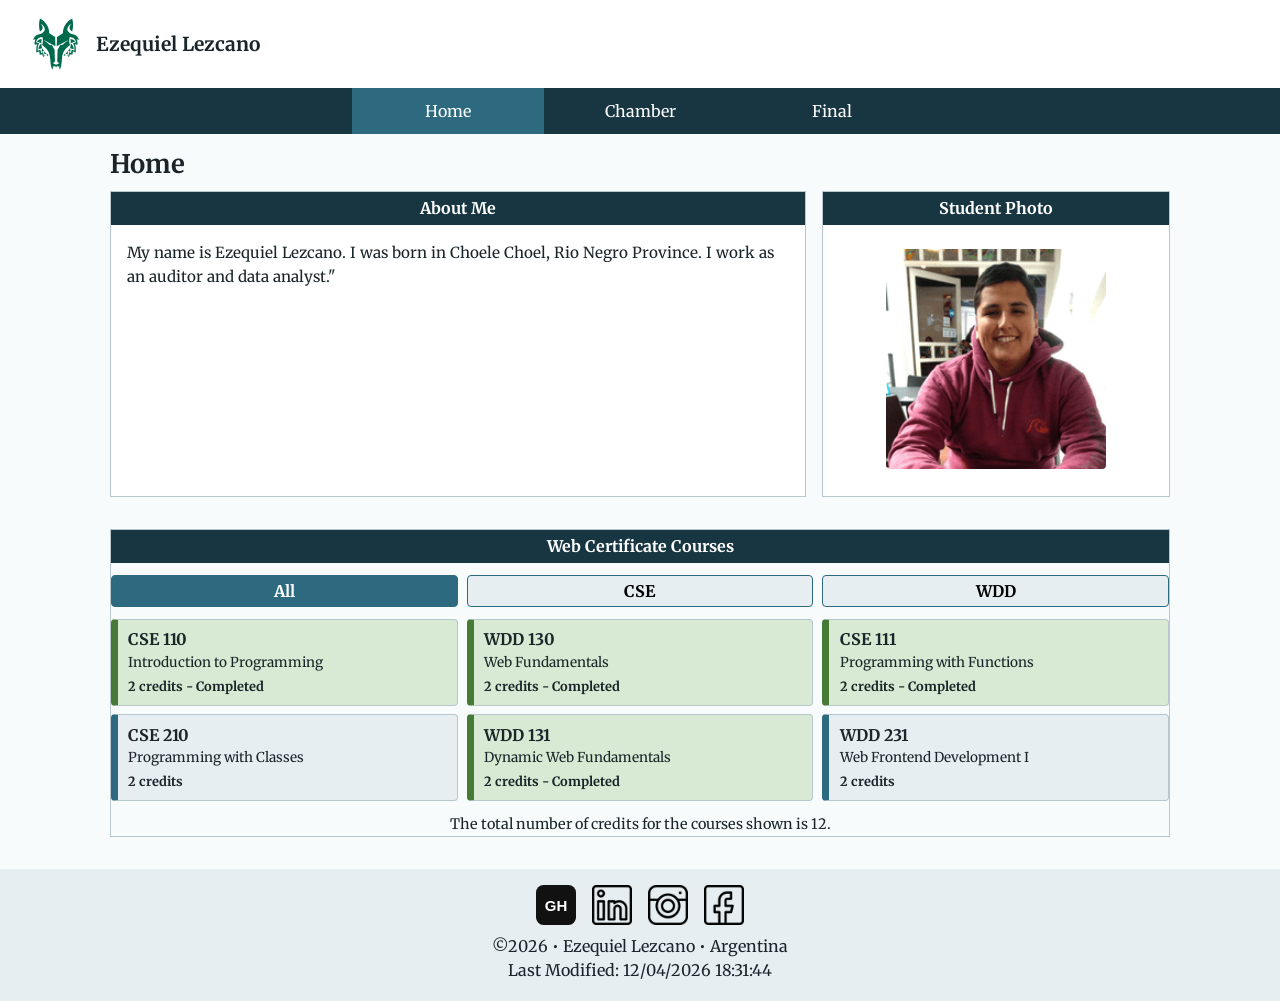
<file: index.html>
<!DOCTYPE html>
<html lang="en">
<head>
    <meta charset="UTF-8">
    <meta name="viewport" content="width=device-width, initial-scale=1.0">
    <title>WDD 231 - Home - Ezequiel Lezcano</title>
    <meta name="description" content="WDD 231 home page for Ezequiel Lezcano, featuring course work, personal background, and web development projects.">
    <meta name="author" content="Ezequiel Lezcano">
    <link rel="preconnect" href="https://fonts.googleapis.com">
    <link rel="preconnect" href="https://fonts.gstatic.com" crossorigin>
    <link href="https://fonts.googleapis.com/css2?family=Merriweather:wght@400;700&display=swap" rel="stylesheet">
    <link rel="stylesheet" href="styles/normalize.css">
    <link rel="stylesheet" href="styles/base.css">
    <link rel="stylesheet" href="styles/index.css">
    <script src="scripts/index.js" type="module"></script>
    <link rel="icon" href="favicon.ico">
    <meta property="og:title" content="WDD231 Course Home">
    <meta property="og:description" content="Course homepage for WDD231 containing assignments, projects, and web development activities.">
    <meta property="og:image" content="https://elezcano23.github.io/wdd231/images/profile.jpg">
    <meta property="og:url" content="https://elezcano23.github.io/wdd231/">
</head>
<body>
    <header>
        <div class="site-branding">
            <img src="images/wolf_logo.svg" alt="Ezequiel Lezcano site logo" width="64" height="64">
            <span>Ezequiel Lezcano</span>
        </div>
        <button id="menuButton" type="button" aria-label="Open navigation menu" aria-expanded="false" aria-controls="primaryNav">&#9776;</button>
    </header>

    <nav id="primaryNav" aria-label="Primary navigation">
        <a href="index.html" aria-current="page">Home</a>
        <a href="chamber/index.html">Chamber</a>
        <a href="final/index.html">Final</a>
    </nav>

    <main>
        <h1>Home</h1>

        <div class="content-grid">
            <section class="about-card">
                <h2>About Me</h2>
                <p>My name is Ezequiel Lezcano. I was born in Choele Choel, Rio Negro Province. I work as an auditor and data analyst."</p>
            </section>

            <section class="photo-card">
                <h2>Student Photo</h2>
                <img src="images/profile.png" alt="Portrait of Ezequiel Lezcano" width="320" height="320">
            </section>

            <section class="courses-card">
                <h2>Web Certificate Courses</h2>
                <div class="course-filters" role="group" aria-label="Course filters">
                    <button id="all" class="active" type="button">All</button>
                    <button id="cse" type="button">CSE</button>
                    <button id="wdd" type="button">WDD</button>
                </div>
                <div id="courseList" class="course-list" aria-live="polite">
                </div>
                <p id="totalCredits" class="credits"></p>
            </section>
        </div>
        <dialog id="course-details"></dialog>
    </main>

    <footer>
        <div class="social-links">
            <a href="https://github.com/Elezcano23/wdd231" target="_blank" rel="noopener" aria-label="GitHub repository">
                <img src="images/github.svg" alt="" width="40" height="40">
            </a>
            <a href="https://www.linkedin.com/" target="_blank" rel="noopener" aria-label="LinkedIn profile">
                <img src="images/linkedin.png" alt="" width="40" height="40">
            </a>
            <a href="https://www.instagram.com/" target="_blank" rel="noopener" aria-label="Instagram profile">
                <img src="images/instagram.png" alt="" width="40" height="40">
            </a>
            <a href="https://www.facebook.com/" target="_blank" rel="noopener" aria-label="Facebook profile">
                <img src="images/facebook.png" alt="" width="40" height="40">
            </a>
        </div>
        <p>&copy;<span id="currentyear"></span> &bull; Ezequiel Lezcano &bull; Argentina</p>
        <p id="lastModified"></p>
    </footer>
</body>
</html>
</file>
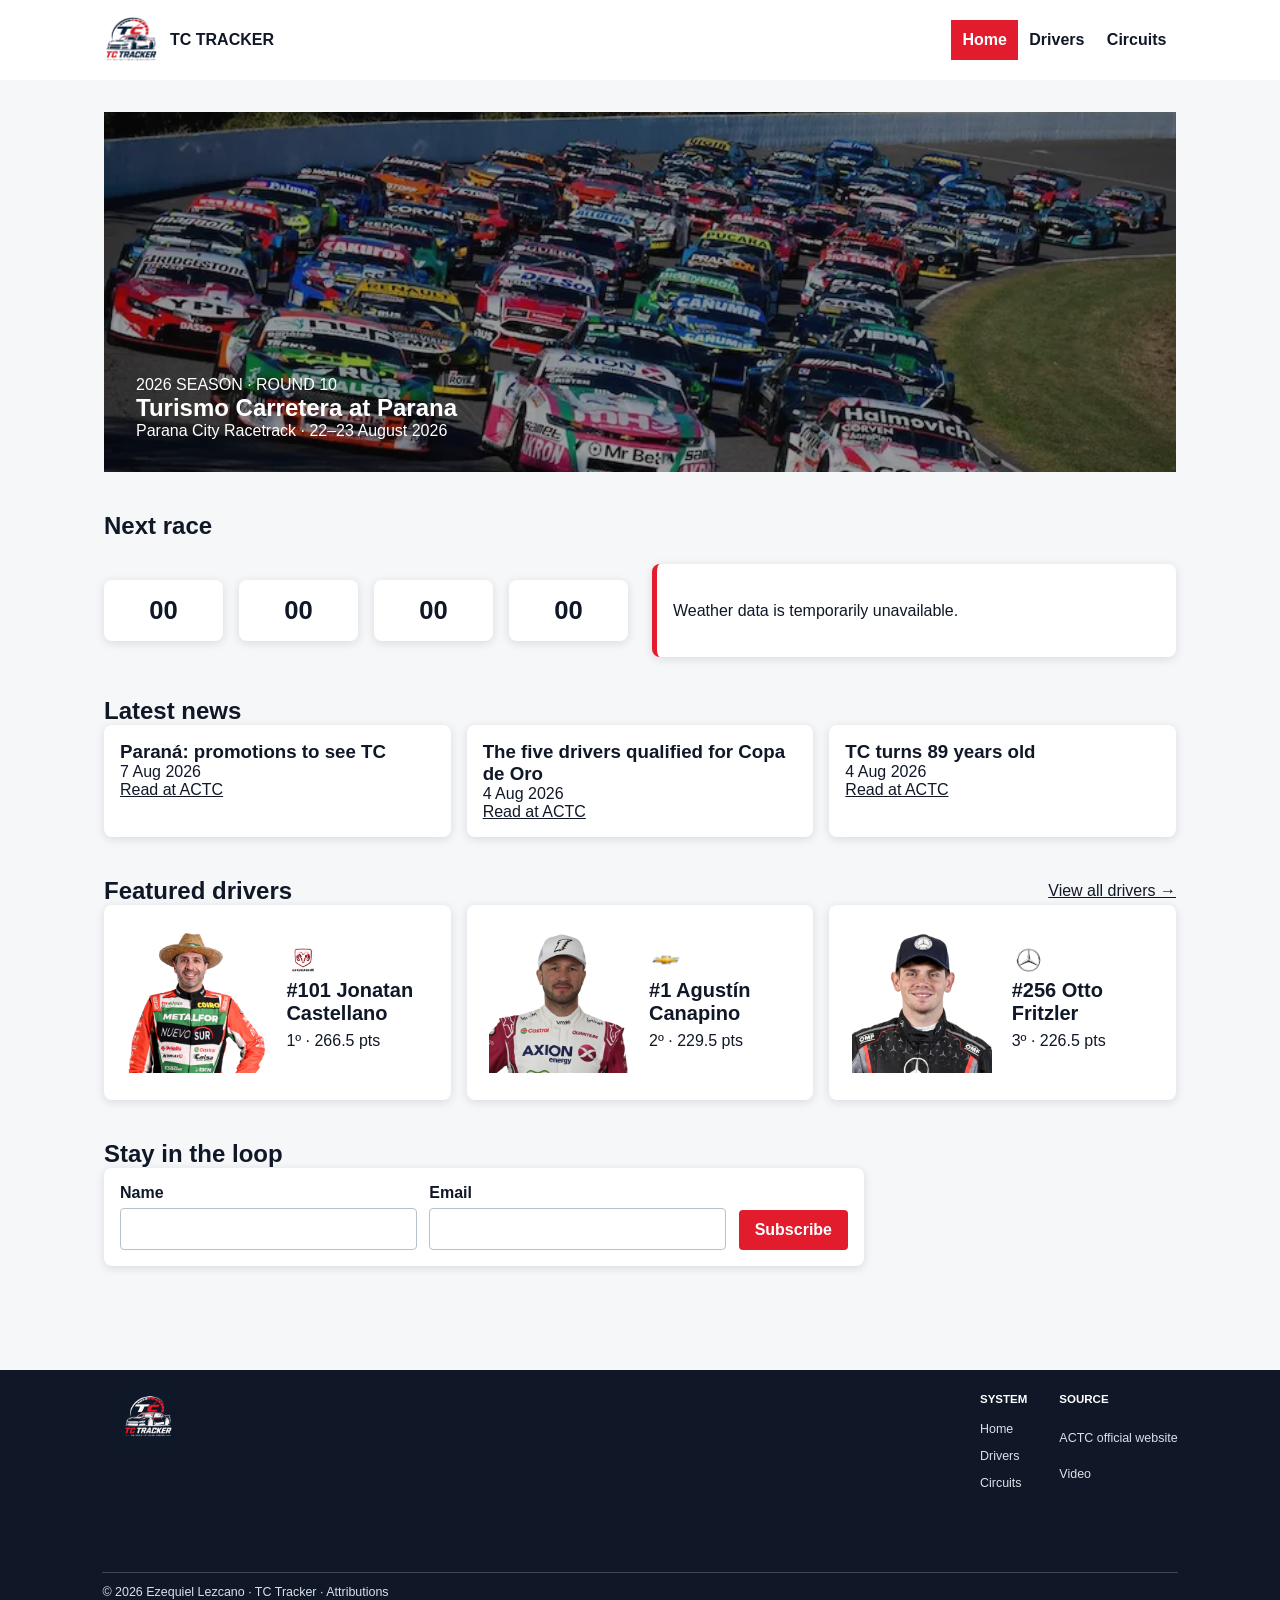
<file: final/index.html>
<!doctype html>
<html lang="en">

<head>
    <meta charset="utf-8">
    <meta name="viewport" content="width=device-width,initial-scale=1">
    <meta name="description" content="TC Tracker: Turismo Carretera news, race countdown and Parana weather.">
    <meta name="author" content="Ezequiel Lezcano">
    <meta property="og:title" content="TC Tracker Turismo Carretera Racing Dashboard">
    <meta property="og:description"
        content="Follow Turismo Carretera with current drivers, circuits, race details, news, and weather forecasts.">
    <meta property="og:image" content="https://elezcano23.github.io/wdd231/final/images/tc-hero.webp">
    <meta property="og:url" content="https://elezcano23.github.io/wdd231/final/index.html">
    <title>TC Tracker | Home</title>
    <link rel="icon" href="images/favicon.ico">
    <link rel="preconnect" href="https://fonts.googleapis.com">
    <link rel="preconnect" href="https://fonts.gstatic.com" crossorigin>
    <link
        href="https://fonts.googleapis.com/css2?family=Montserrat:wght@600;700;800&family=Source+Sans+3:wght@400;600;700&display=swap"
        rel="stylesheet">
    <link rel="stylesheet" href="styles/normalize.css">
    <link rel="stylesheet" href="styles/main.css">
    <script type="module" src="scripts/index.js"></script>
</head>

<body>
    <header class="site-header"><a class="brand" href="index.html"><img src="images/tctracker_logo.png"
                alt="TC Tracker logo"><span>TC TRACKER</span></a><button id="menu" aria-label="Open menu">Menu</button>
        <nav id="nav"><a aria-current="page" href="index.html">Home</a><a href="drivers.html">Drivers</a><a
                href="circuits.html">Circuits</a></nav>
    </header>
    <main>
        <section class="hero"><img src="images/tc-hero.webp" alt="Turismo Carretera race car">
            <div>
                <p>2026 SEASON · ROUND 10</p>
                <h1>Turismo Carretera at Parana</h1>
                <p>Parana City Racetrack · 22–23 August 2026</p>
            </div>
        </section>
        <section>
            <h2>Next race</h2>
            <div class="timer" id="countdown"></div>
            <div class="weather" id="weather"><span class="weather-icon">☁</span>
                <div><strong>Parana race weekend</strong>
                    <p>Loading weather data…</p>
                </div>
            </div>
        </section>
        <section>
            <h2>Latest news</h2>
            <div id="news" class="grid"></div>
        </section>
        <section>
            <div class="section-heading">
                <h2>Featured drivers</h2><a href="drivers.html">View all drivers →</a>
            </div>
            <div id="featured-drivers" class="grid"></div>
        </section>
        <section>
            <h2>Stay in the loop</h2>
            <form action="thankyou.html" method="get"><label>Name <input name="name" required></label><label>Email
                    <input name="email" type="email" required></label><button>Subscribe</button></form>
        </section>
    </main>
    <footer class="site-footer">
        <div class="footer-logo"><img src="images/tctracker_logo_footer.png" alt="TC Tracker logo"></div>
        <div class="footer-links">
            <section>
                <h2>System</h2><a href="index.html">Home</a><a href="drivers.html">Drivers</a><a
                    href="circuits.html">Circuits</a>
            </section>
            <section>
                <h2>Source</h2><a href="https://actc.org.ar/" target="_blank" rel="noopener">ACTC official website</a><a
                    href="https://www.loom.com/share/57bf05804adc41c2be6729c99bc53f92" target="_blank" rel="noopener">Video</a>
            </section>
        </div>
        <p>© <span id="year"></span> Ezequiel Lezcano · TC Tracker · <a href="attributions.html">Attributions</a></p>
    </footer>
</body>

</html>
</file>
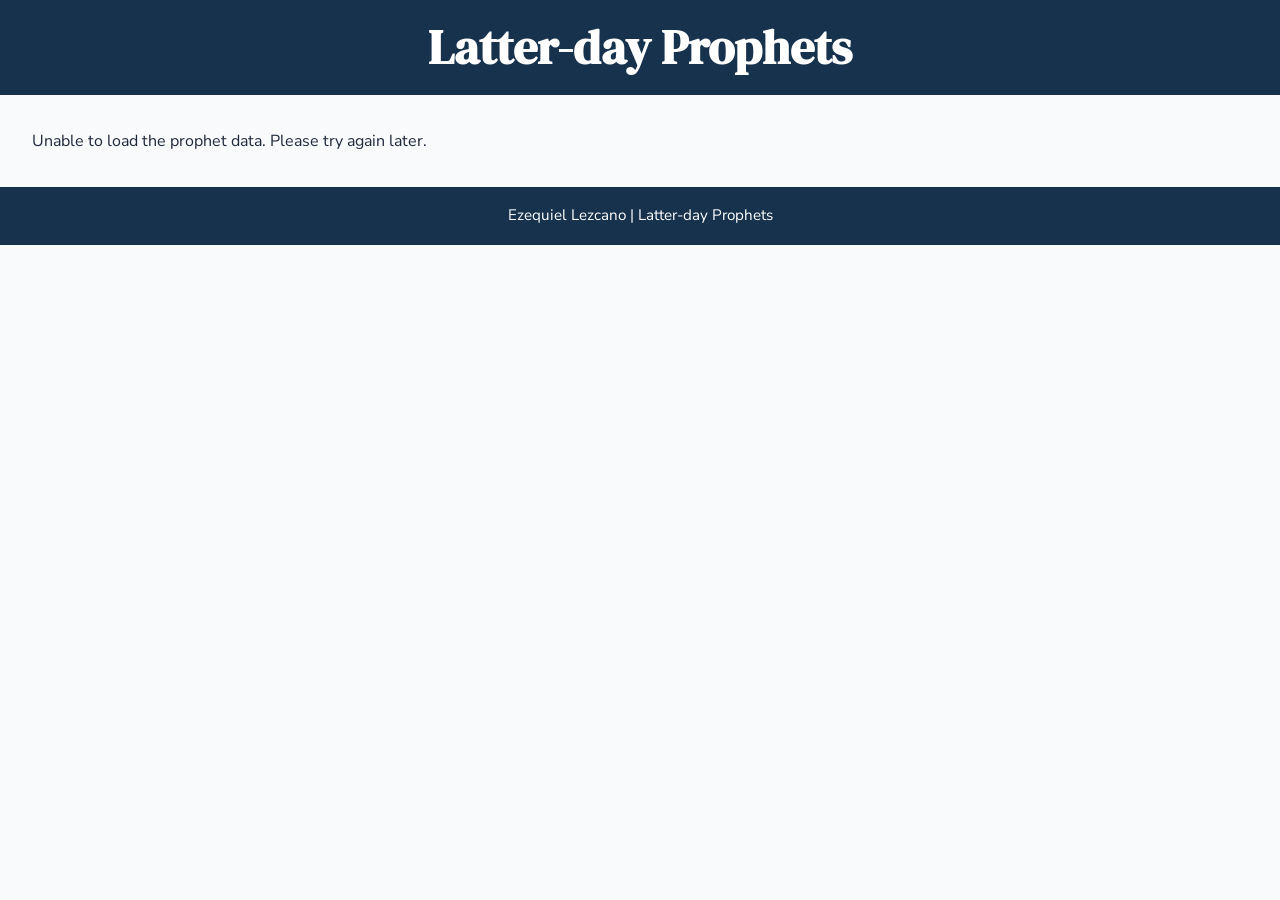
<file: prophets.html>
<!DOCTYPE html>
<html lang="en">
<head>
    <meta charset="UTF-8">
    <meta name="viewport" content="width=device-width, initial-scale=1.0">
    <meta name="description" content="Cards featuring latter-day prophets loaded from a JSON data source.">
    <meta name="author" content="Ezequiel Lezcano">
    <title>Latter-day Prophets | Ezequiel Lezcano</title>
    <link rel="preconnect" href="https://fonts.googleapis.com">
    <link rel="preconnect" href="https://fonts.gstatic.com" crossorigin>
    <link href="https://fonts.googleapis.com/css2?family=DM+Serif+Display&family=Nunito+Sans:wght@400;600;700&display=swap" rel="stylesheet">
    <link rel="stylesheet" href="styles/normalize.css">
    <link rel="stylesheet" href="styles/prophets.css">
    <script src="scripts/prophets.js" defer></script>
</head>
<body>
    <header>
        <h1>Latter-day Prophets</h1>
    </header>

    <main>
        <div id="cards"></div>
    </main>

    <footer>
        Ezequiel Lezcano | Latter-day Prophets
    </footer>
</body>
</html>
</file>
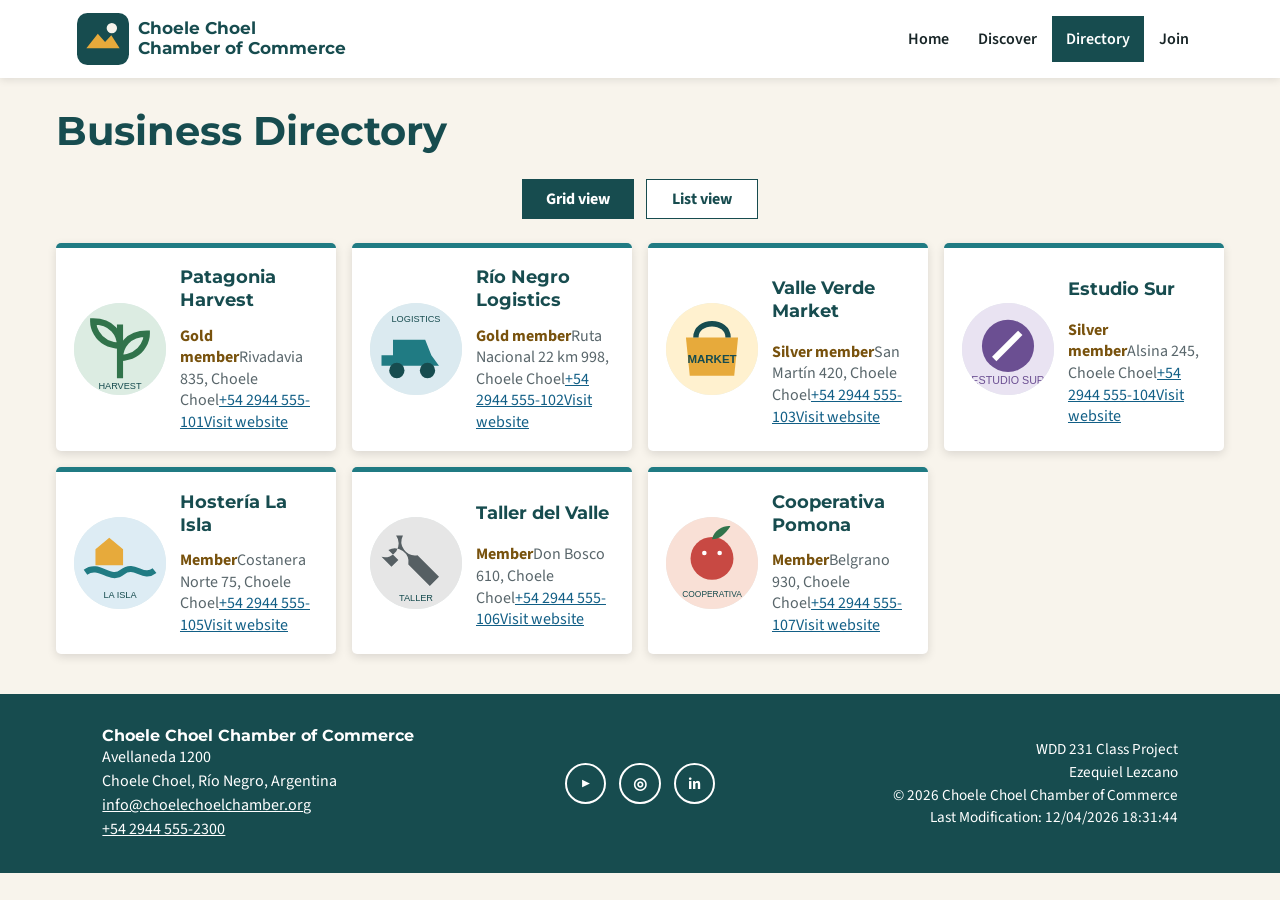
<file: chamber/directory.html>
<!DOCTYPE html>
<html lang="en">
<head>
    <meta charset="UTF-8">
    <meta name="viewport" content="width=device-width, initial-scale=1.0">
    <meta name="description" content="Explore the businesses and organizations that make up the Choele Choel Chamber of Commerce.">
    <meta name="author" content="Ezequiel Lezcano">
    <title>Business Directory | Choele Choel Chamber of Commerce</title>
    <link rel="icon" href="images/favicon.svg" type="image/svg+xml">
    <meta property="og:title" content="Business Directory | Choele Choel Chamber of Commerce">
    <meta property="og:description" content="Discover local businesses and organizations in Choele Choel, Río Negro.">
    <meta property="og:image" content="https://elezcano23.github.io/wdd231/chamber/images/chamber-share.svg">
    <meta property="og:url" content="https://elezcano23.github.io/wdd231/chamber/directory.html">
    <meta property="og:type" content="website">
    <link rel="preconnect" href="https://fonts.googleapis.com">
    <link rel="preconnect" href="https://fonts.gstatic.com" crossorigin>
    <link href="https://fonts.googleapis.com/css2?family=Montserrat:wght@600;700&family=Source+Sans+3:wght@400;600;700&display=swap" rel="stylesheet">
    <link rel="stylesheet" href="styles/normalize.css">
    <link rel="stylesheet" href="styles/small.css">
    <link rel="stylesheet" href="styles/larger.css">
    <script src="scripts/directory.js" defer></script>
</head>
<body>
    <header class="site-header">
        <a class="brand" href="index.html" aria-label="Choele Choel Chamber of Commerce home">
            <img src="images/chamber-mark.svg" alt="" width="52" height="52">
            <span>Choele Choel<br>Chamber of Commerce</span>
        </a>
        <button id="menu-button" type="button" aria-label="Open navigation menu" aria-expanded="false" aria-controls="primary-navigation">☰</button>
        <nav id="primary-navigation" aria-label="Primary navigation">
            <a href="index.html">Home</a>
            <a href="discover.html">Discover</a>
            <a href="directory.html" aria-current="page">Directory</a>
            <a href="join.html">Join</a>
        </nav>
    </header>

    <main>
        <h1>Business Directory</h1>
        <div class="view-controls" role="group" aria-label="Directory view controls">
            <button id="grid-button" class="active" type="button" aria-pressed="true">Grid view</button>
            <button id="list-button" type="button" aria-pressed="false">List view</button>
        </div>
        <div id="member-directory" class="grid" aria-live="polite"></div>
    </main>

    <footer>
        <section class="footer-contact">
            <h2>Choele Choel Chamber of Commerce</h2>
            <p>Avellaneda 1200<br>Choele Choel, Río Negro, Argentina<br><a href="mailto:info@choelechoelchamber.org">info@choelechoelchamber.org</a><br><a href="tel:+5429445552300">+54 2944 555-2300</a></p>
        </section>
        <section class="footer-social" aria-label="Social media links">
            <a href="https://www.youtube.com/" aria-label="YouTube">▶</a>
            <a href="https://www.instagram.com/" aria-label="Instagram">◎</a>
            <a href="https://www.linkedin.com/" aria-label="LinkedIn">in</a>
        </section>
        <div class="footer-info">
            <p>WDD 231 Class Project<br>Ezequiel Lezcano<br>© <span id="current-year"></span> Choele Choel Chamber of Commerce<br>Last Modification: <span id="last-modified"></span></p>
        </div>
    </footer>
</body>
</html>
</file>
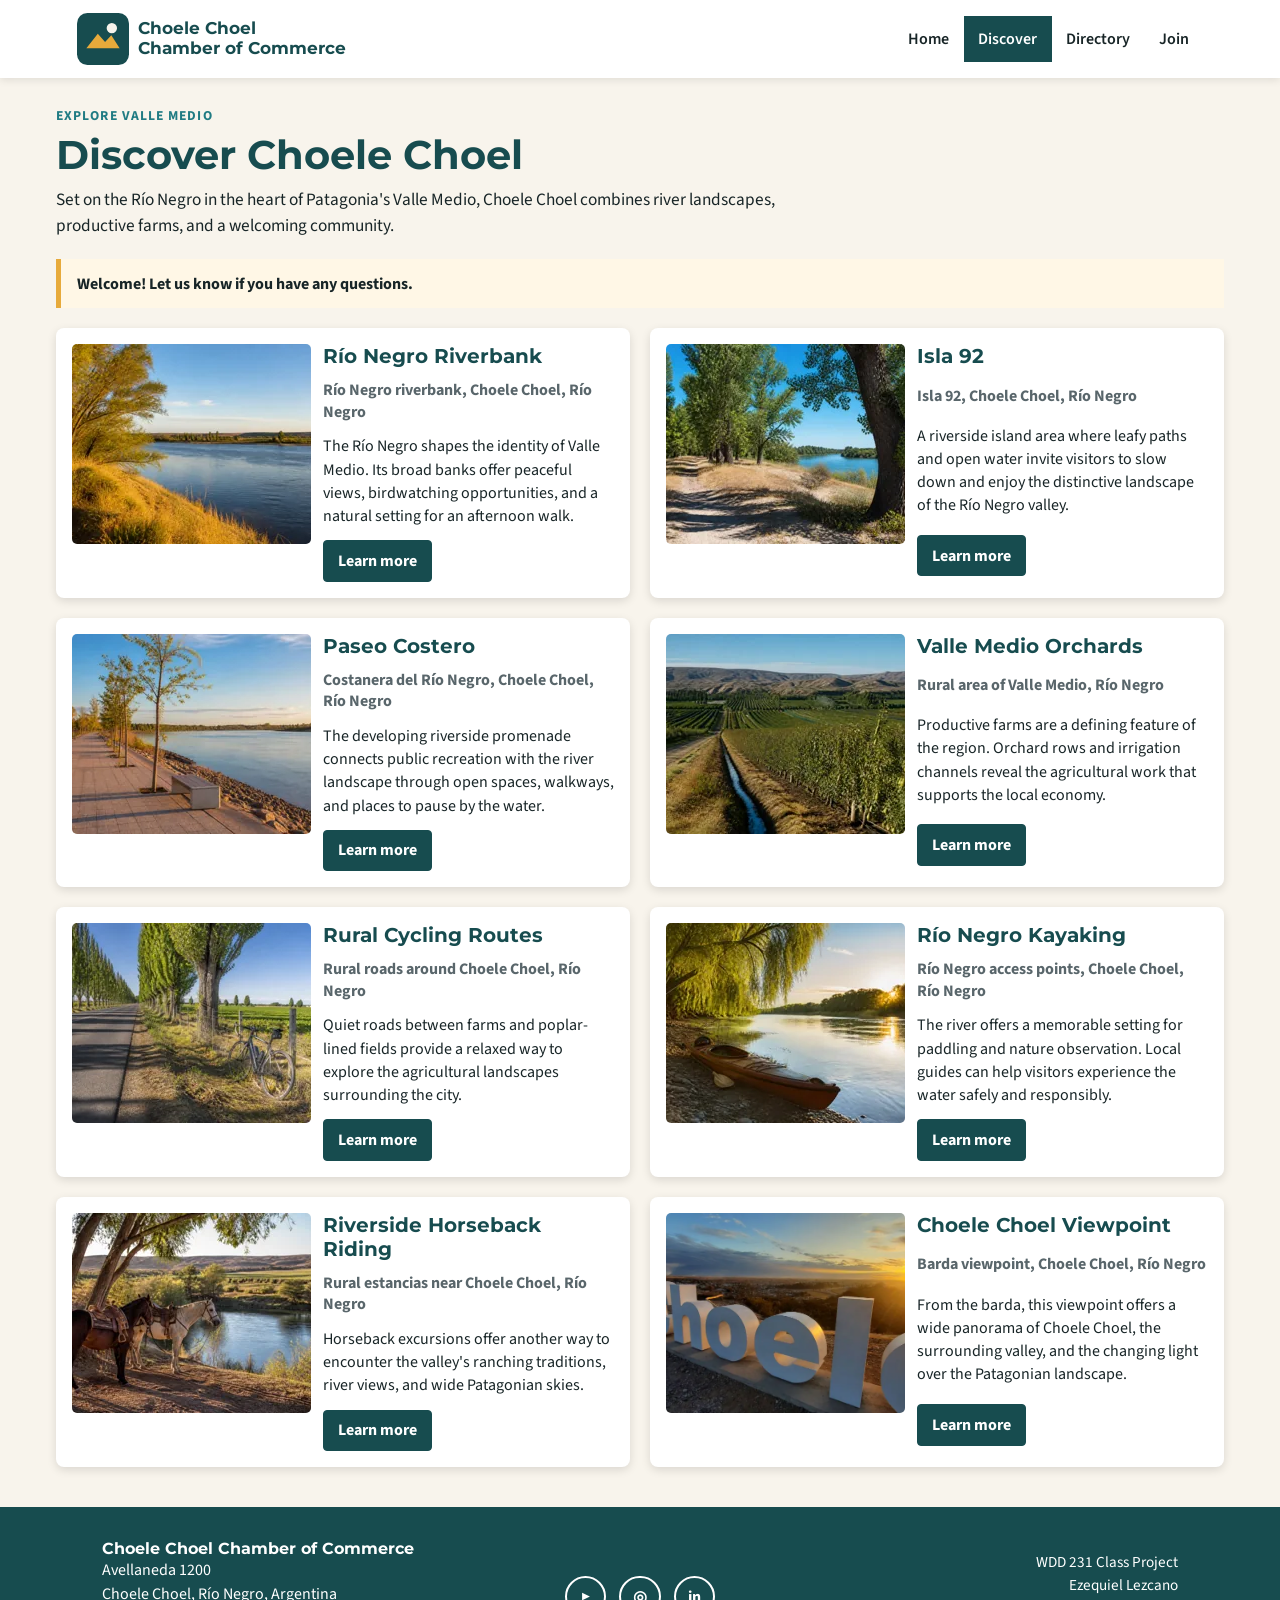
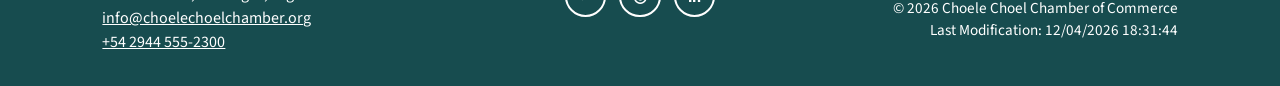
<file: chamber/discover.html>
<!DOCTYPE html>
<html lang="en">
<head>
    <meta charset="UTF-8">
    <meta name="viewport" content="width=device-width, initial-scale=1.0">
    <meta name="description" content="Discover the natural landscapes, rural experiences, and community spaces of Choele Choel, Río Negro.">
    <meta name="author" content="Ezequiel Lezcano">
    <title>Discover Choele Choel | Chamber of Commerce</title>
    <link rel="icon" href="images/favicon.svg" type="image/svg+xml">
    <meta property="og:title" content="Discover Choele Choel | Chamber of Commerce">
    <meta property="og:description" content="Explore the Río Negro river, rural landscapes, and local experiences of Choele Choel.">
    <meta property="og:image" content="https://elezcano23.github.io/wdd231/chamber/images/chamber-share.svg">
    <meta property="og:url" content="https://elezcano23.github.io/wdd231/chamber/discover.html">
    <meta property="og:type" content="website">
    <link rel="preconnect" href="https://fonts.googleapis.com">
    <link rel="preconnect" href="https://fonts.gstatic.com" crossorigin>
    <link href="https://fonts.googleapis.com/css2?family=Montserrat:wght@600;700&family=Source+Sans+3:wght@400;600;700&display=swap" rel="stylesheet">
    <link rel="stylesheet" href="styles/normalize.css">
    <link rel="stylesheet" href="styles/small.css">
    <link rel="stylesheet" href="styles/medium.css">
    <link rel="stylesheet" href="styles/larger.css">
    <script src="scripts/discover.js" type="module"></script>
</head>
<body>
    <header class="site-header">
        <a class="brand" href="index.html" aria-label="Choele Choel Chamber of Commerce home">
            <img src="images/chamber-mark.svg" alt="" width="52" height="52">
            <span>Choele Choel<br>Chamber of Commerce</span>
        </a>
        <button id="menu-button" type="button" aria-label="Open navigation menu" aria-expanded="false" aria-controls="primary-navigation">☰</button>
        <nav id="primary-navigation" aria-label="Primary navigation">
            <a href="index.html">Home</a>
            <a href="discover.html" aria-current="page">Discover</a>
            <a href="directory.html">Directory</a>
            <a href="join.html">Join</a>
        </nav>
    </header>

    <main class="discover-main">
        <div class="discover-intro">
            <p class="section-label">Explore Valle Medio</p>
            <h1>Discover Choele Choel</h1>
            <p>Set on the Río Negro in the heart of Patagonia's Valle Medio, Choele Choel combines river landscapes, productive farms, and a welcoming community.</p>
        </div>
        <aside id="visit-message" class="visit-message" aria-live="polite"></aside>
        <section id="discover-cards" class="discover-cards" aria-label="Places of interest in Choele Choel"></section>
    </main>

    <footer>
        <section class="footer-contact">
            <h2>Choele Choel Chamber of Commerce</h2>
            <p>Avellaneda 1200<br>Choele Choel, Río Negro, Argentina<br><a href="mailto:info@choelechoelchamber.org">info@choelechoelchamber.org</a><br><a href="tel:+5429445552300">+54 2944 555-2300</a></p>
        </section>
        <section class="footer-social" aria-label="Social media links">
            <a href="https://www.youtube.com/" aria-label="YouTube">▶</a>
            <a href="https://www.instagram.com/" aria-label="Instagram">◎</a>
            <a href="https://www.linkedin.com/" aria-label="LinkedIn">in</a>
        </section>
        <div class="footer-info">
            <p>WDD 231 Class Project<br>Ezequiel Lezcano<br>© <span id="current-year"></span> Choele Choel Chamber of Commerce<br>Last Modification: <span id="last-modified"></span></p>
        </div>
    </footer>
</body>
</html>
</file>
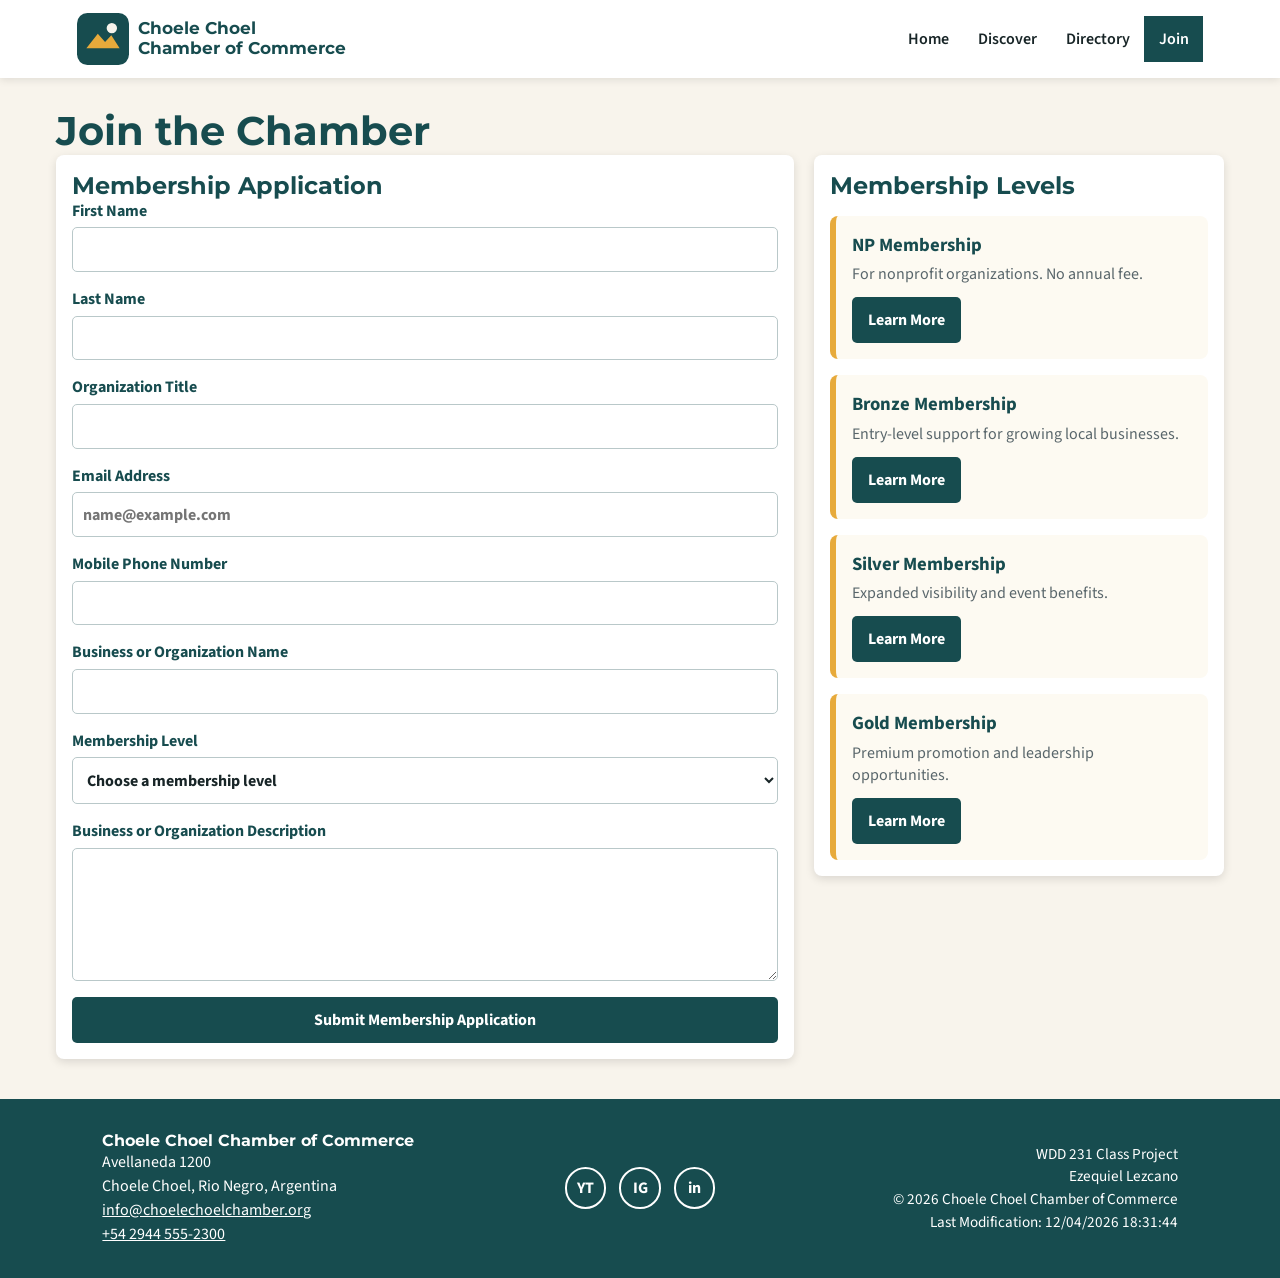
<file: chamber/join.html>
<!DOCTYPE html>
<html lang="en">
<head>
    <meta charset="UTF-8">
    <meta name="viewport" content="width=device-width, initial-scale=1.0">
    <meta name="description" content="Apply to join the Choele Choel Chamber of Commerce and compare membership benefits.">
    <meta name="author" content="Ezequiel Lezcano">
    <title>Join | Choele Choel Chamber of Commerce</title>
    <link rel="icon" href="images/favicon.svg" type="image/svg+xml">
    <meta property="og:title" content="Join | Choele Choel Chamber of Commerce">
    <meta property="og:description" content="Apply for chamber membership and choose the level that best supports your organization.">
    <meta property="og:image" content="https://elezcano23.github.io/wdd231/chamber/images/chamber-share.svg">
    <meta property="og:url" content="https://elezcano23.github.io/wdd231/chamber/join.html">
    <meta property="og:type" content="website">
    <link rel="preconnect" href="https://fonts.googleapis.com">
    <link rel="preconnect" href="https://fonts.gstatic.com" crossorigin>
    <link href="https://fonts.googleapis.com/css2?family=Montserrat:wght@600;700&family=Source+Sans+3:wght@400;600;700&display=swap" rel="stylesheet">
    <link rel="stylesheet" href="styles/normalize.css">
    <link rel="stylesheet" href="styles/small.css">
    <link rel="stylesheet" href="styles/larger.css">
    <link rel="stylesheet" href="styles/join.css">
    <script src="scripts/join.js" defer></script>
</head>
<body>
    <header class="site-header">
        <a class="brand" href="index.html" aria-label="Choele Choel Chamber of Commerce home">
            <img src="images/chamber-mark.svg" alt="" width="52" height="52">
            <span>Choele Choel<br>Chamber of Commerce</span>
        </a>
        <button id="menu-button" type="button" aria-label="Open navigation menu" aria-expanded="false" aria-controls="primary-navigation">&#9776;</button>
        <nav id="primary-navigation" aria-label="Primary navigation">
            <a href="index.html">Home</a>
            <a href="discover.html">Discover</a>
            <a href="directory.html">Directory</a>
            <a href="join.html" aria-current="page">Join</a>
        </nav>
    </header>

    <main>
        <h1>Join the Chamber</h1>
        <div class="join-layout">
            <section class="application-card">
                <h2>Membership Application</h2>
                <form method="get" action="thankyou.html">
                    <label>First Name
                        <input type="text" name="firstName" title="Enter your first name" autocomplete="given-name" required>
                    </label>

                    <label>Last Name
                        <input type="text" name="lastName" title="Enter your last name" autocomplete="family-name" required>
                    </label>

                    <label>Organization Title
                        <input type="text" name="organizationTitle" title="Enter your organization title using at least seven letters, hyphens, or spaces" autocomplete="organization-title" pattern="[A-Za-z -]{7,}">
                    </label>

                    <label>Email Address
                        <input type="email" name="email" title="Enter your email address" autocomplete="email" placeholder="name@example.com" required>
                    </label>

                    <label>Mobile Phone Number
                        <input type="tel" name="phone" title="Enter your mobile phone number" autocomplete="tel" required>
                    </label>

                    <label>Business or Organization Name
                        <input type="text" name="organization" title="Enter your business or organization name" autocomplete="organization" required>
                    </label>

                    <label>Membership Level
                        <select name="membership" title="Select a membership level" required>
                            <option value="">Choose a membership level</option>
                            <option value="np">NP Membership</option>
                            <option value="bronze">Bronze Membership</option>
                            <option value="silver">Silver Membership</option>
                            <option value="gold">Gold Membership</option>
                        </select>
                    </label>

                    <label>Business or Organization Description
                        <textarea class="organization-description" name="description" title="Describe your business or organization" rows="5"></textarea>
                    </label>

                    <input id="timestamp" type="hidden" name="timestamp">
                    <button class="submit-button" type="submit">Submit Membership Application</button>
                </form>
            </section>

            <section class="membership-card-list">
                <h2>Membership Levels</h2>
                <article class="membership-card">
                    <h3>NP Membership</h3>
                    <p>For nonprofit organizations. No annual fee.</p>
                    <a href="#np-modal" data-modal="np-modal">Learn More</a>
                </article>
                <article class="membership-card">
                    <h3>Bronze Membership</h3>
                    <p>Entry-level support for growing local businesses.</p>
                    <a href="#bronze-modal" data-modal="bronze-modal">Learn More</a>
                </article>
                <article class="membership-card">
                    <h3>Silver Membership</h3>
                    <p>Expanded visibility and event benefits.</p>
                    <a href="#silver-modal" data-modal="silver-modal">Learn More</a>
                </article>
                <article class="membership-card">
                    <h3>Gold Membership</h3>
                    <p>Premium promotion and leadership opportunities.</p>
                    <a href="#gold-modal" data-modal="gold-modal">Learn More</a>
                </article>
            </section>
        </div>

        <dialog id="np-modal">
            <button class="close-modal" type="button" aria-label="Close membership details">&times;</button>
            <h2>NP Membership Benefits</h2>
            <p>No annual fee for nonprofit organizations.</p>
            <p>Includes directory listing, community event announcements, and access to chamber networking events.</p>
        </dialog>

        <dialog id="bronze-modal">
            <button class="close-modal" type="button" aria-label="Close membership details">&times;</button>
            <h2>Bronze Membership Benefits</h2>
            <p>Designed for small businesses beginning their chamber involvement.</p>
            <p>Includes directory listing, member newsletter access, training invitations, and event discounts.</p>
        </dialog>

        <dialog id="silver-modal">
            <button class="close-modal" type="button" aria-label="Close membership details">&times;</button>
            <h2>Silver Membership Benefits</h2>
            <p>Built for businesses that want stronger community visibility.</p>
            <p>Includes Bronze benefits plus social media promotion, workshop discounts, and eligibility for home page spotlights.</p>
        </dialog>

        <dialog id="gold-modal">
            <button class="close-modal" type="button" aria-label="Close membership details">&times;</button>
            <h2>Gold Membership Benefits</h2>
            <p>Best for organizations seeking premium promotion and leadership access.</p>
            <p>Includes Silver benefits plus priority advertising, featured event placement, sponsorship opportunities, and leadership roundtables.</p>
        </dialog>
    </main>

    <footer>
        <section class="footer-contact">
            <h2>Choele Choel Chamber of Commerce</h2>
            <p>Avellaneda 1200<br>Choele Choel, Rio Negro, Argentina<br><a href="mailto:info@choelechoelchamber.org">info@choelechoelchamber.org</a><br><a href="tel:+5429445552300">+54 2944 555-2300</a></p>
        </section>
        <section class="footer-social" aria-label="Social media links">
            <a href="https://www.youtube.com/" aria-label="YouTube">YT</a>
            <a href="https://www.instagram.com/" aria-label="Instagram">IG</a>
            <a href="https://www.linkedin.com/" aria-label="LinkedIn">in</a>
        </section>
        <div class="footer-info">
            <p>WDD 231 Class Project<br>Ezequiel Lezcano<br>&copy; <span id="current-year"></span> Choele Choel Chamber of Commerce<br>Last Modification: <span id="last-modified"></span></p>
        </div>
    </footer>
</body>
</html>
</file>
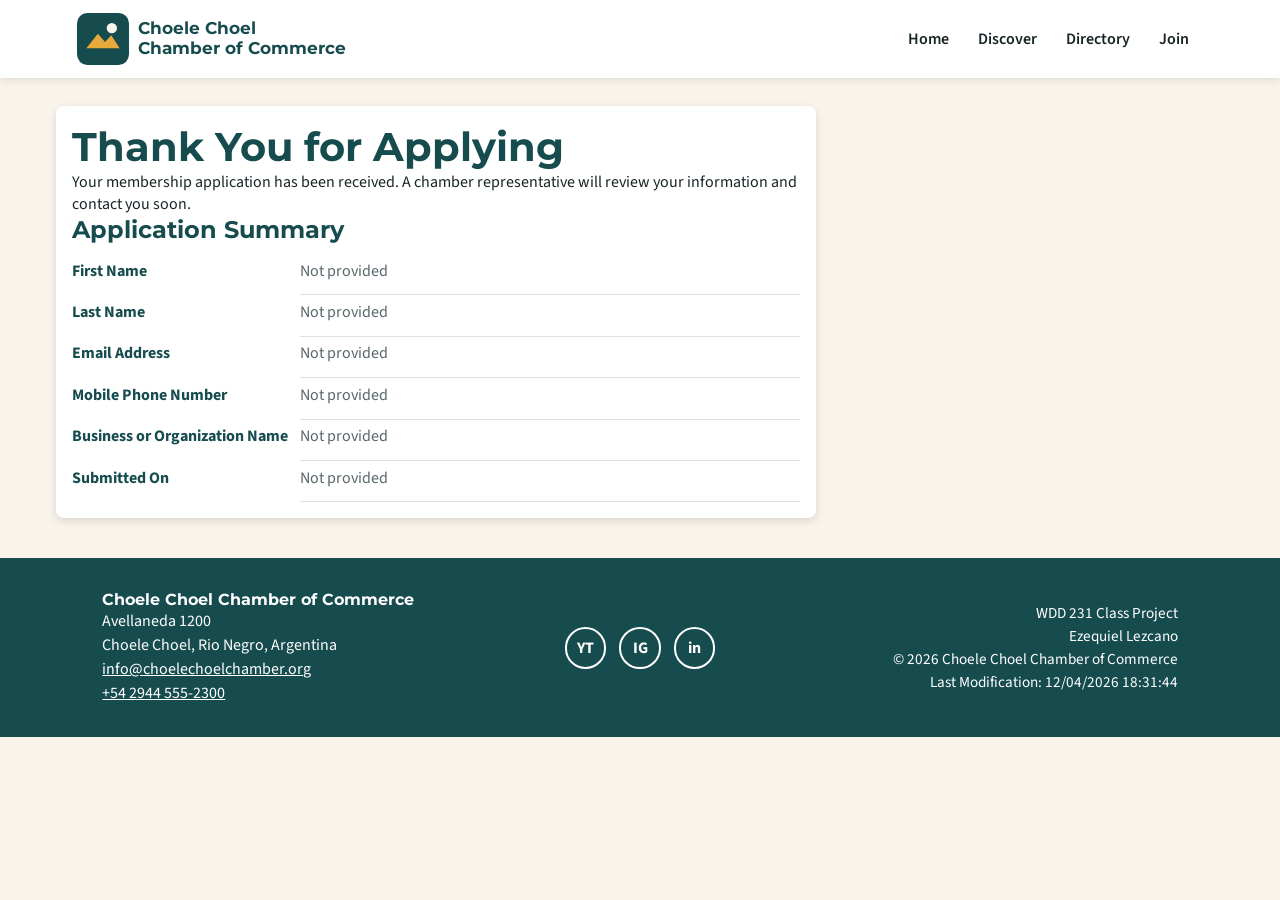
<file: chamber/thankyou.html>
<!DOCTYPE html>
<html lang="en">
<head>
    <meta charset="UTF-8">
    <meta name="viewport" content="width=device-width, initial-scale=1.0">
    <meta name="description" content="Thank you confirmation page for Choele Choel Chamber of Commerce membership applications.">
    <meta name="author" content="Ezequiel Lezcano">
    <title>Thank You | Choele Choel Chamber of Commerce</title>
    <link rel="icon" href="images/favicon.svg" type="image/svg+xml">
    <meta property="og:title" content="Thank You | Choele Choel Chamber of Commerce">
    <meta property="og:description" content="Membership application confirmation for the Choele Choel Chamber of Commerce.">
    <meta property="og:image" content="https://elezcano23.github.io/wdd231/chamber/images/chamber-share.svg">
    <meta property="og:url" content="https://elezcano23.github.io/wdd231/chamber/thankyou.html">
    <meta property="og:type" content="website">
    <link rel="preconnect" href="https://fonts.googleapis.com">
    <link rel="preconnect" href="https://fonts.gstatic.com" crossorigin>
    <link href="https://fonts.googleapis.com/css2?family=Montserrat:wght@600;700&family=Source+Sans+3:wght@400;600;700&display=swap" rel="stylesheet">
    <link rel="stylesheet" href="styles/normalize.css">
    <link rel="stylesheet" href="styles/small.css">
    <link rel="stylesheet" href="styles/larger.css">
    <link rel="stylesheet" href="styles/join.css">
    <script src="scripts/thankyou.js" defer></script>
</head>
<body>
    <header class="site-header">
        <a class="brand" href="index.html" aria-label="Choele Choel Chamber of Commerce home">
            <img src="images/chamber-mark.svg" alt="" width="52" height="52">
            <span>Choele Choel<br>Chamber of Commerce</span>
        </a>
        <button id="menu-button" type="button" aria-label="Open navigation menu" aria-expanded="false" aria-controls="primary-navigation">&#9776;</button>
        <nav id="primary-navigation" aria-label="Primary navigation">
            <a href="index.html">Home</a>
            <a href="discover.html">Discover</a>
            <a href="directory.html">Directory</a>
            <a href="join.html">Join</a>
        </nav>
    </header>

    <main>
        <section class="thank-you-card">
            <h1>Thank You for Applying</h1>
            <p>Your membership application has been received. A chamber representative will review your information and contact you soon.</p>
            <h2>Application Summary</h2>
            <dl id="application-summary"></dl>
        </section>
    </main>

    <footer>
        <section class="footer-contact">
            <h2>Choele Choel Chamber of Commerce</h2>
            <p>Avellaneda 1200<br>Choele Choel, Rio Negro, Argentina<br><a href="mailto:info@choelechoelchamber.org">info@choelechoelchamber.org</a><br><a href="tel:+5429445552300">+54 2944 555-2300</a></p>
        </section>
        <section class="footer-social" aria-label="Social media links">
            <a href="https://www.youtube.com/" aria-label="YouTube">YT</a>
            <a href="https://www.instagram.com/" aria-label="Instagram">IG</a>
            <a href="https://www.linkedin.com/" aria-label="LinkedIn">in</a>
        </section>
        <div class="footer-info">
            <p>WDD 231 Class Project<br>Ezequiel Lezcano<br>&copy; <span id="current-year"></span> Choele Choel Chamber of Commerce<br>Last Modification: <span id="last-modified"></span></p>
        </div>
    </footer>
</body>
</html>
</file>
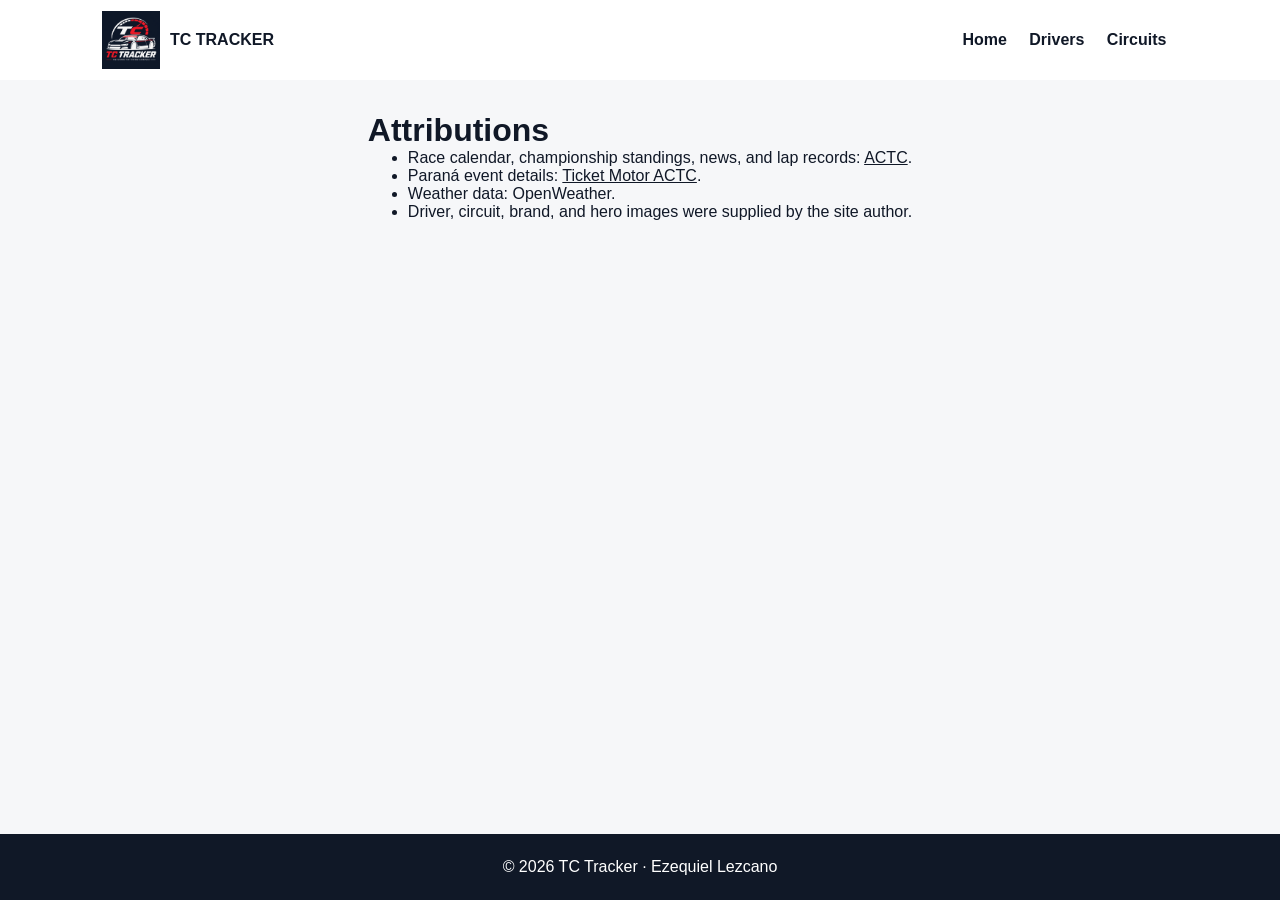
<file: final/attributions.html>
<!doctype html>
<html lang="en">

<head>
    <meta charset="utf-8">
    <meta name="viewport" content="width=device-width,initial-scale=1">
    <meta name="description"
        content="Sources and image credits used by TC Tracker, a Turismo Carretera racing information site.">
    <meta name="author" content="Ezequiel Lezcano">
    <meta property="og:title" content="TC Tracker Sources and Attributions">
    <meta property="og:description"
        content="Review the official sources, images, and data references used throughout TC Tracker.">
    <meta property="og:image" content="https://elezcano23.github.io/wdd231/final/images/tc-hero.webp">
    <meta property="og:url" content="https://elezcano23.github.io/wdd231/final/attributions.html">
    <title>TC Tracker | Attributions</title>
    <link rel="icon" href="images/favicon.ico">
    <link rel="preconnect" href="https://fonts.googleapis.com">
    <link rel="preconnect" href="https://fonts.gstatic.com" crossorigin>
    <link
        href="https://fonts.googleapis.com/css2?family=Montserrat:wght@600;700;800&family=Source+Sans+3:wght@400;600;700&display=swap"
        rel="stylesheet">
    <link rel="stylesheet" href="styles/normalize.css">
    <link rel="stylesheet" href="styles/main.css">
    <script type="module" src="scripts/static.js"></script>
</head>

<body>
    <header class="site-header"><a class="brand" href="index.html"><img src="images/tctracker_logo_footer.png"
                alt="TC Tracker logo"><span>TC TRACKER</span></a><button id="menu" aria-label="Open menu">Menu</button>
        <nav id="nav"><a href="index.html">Home</a><a href="drivers.html">Drivers</a><a
                href="circuits.html">Circuits</a></nav>
    </header>
    <main>
        <h1>Attributions</h1>
        <ul>
            <li>Race calendar, championship standings, news, and lap records: <a href="https://actc.org.ar/"
                    target="_blank" rel="noopener">ACTC</a>.</li>
            <li>Paraná event details: <a href="https://ticket-motor.actc.org.ar/" target="_blank" rel="noopener">Ticket
                    Motor ACTC</a>.</li>
            <li>Weather data: OpenWeather.</li>
            <li>Driver, circuit, brand, and hero images were supplied by the site author.</li>
        </ul>
    </main>
    <footer>
        <p>© <span id="year"></span> TC Tracker · Ezequiel Lezcano</p>
    </footer>
</body>

</html>
</file>
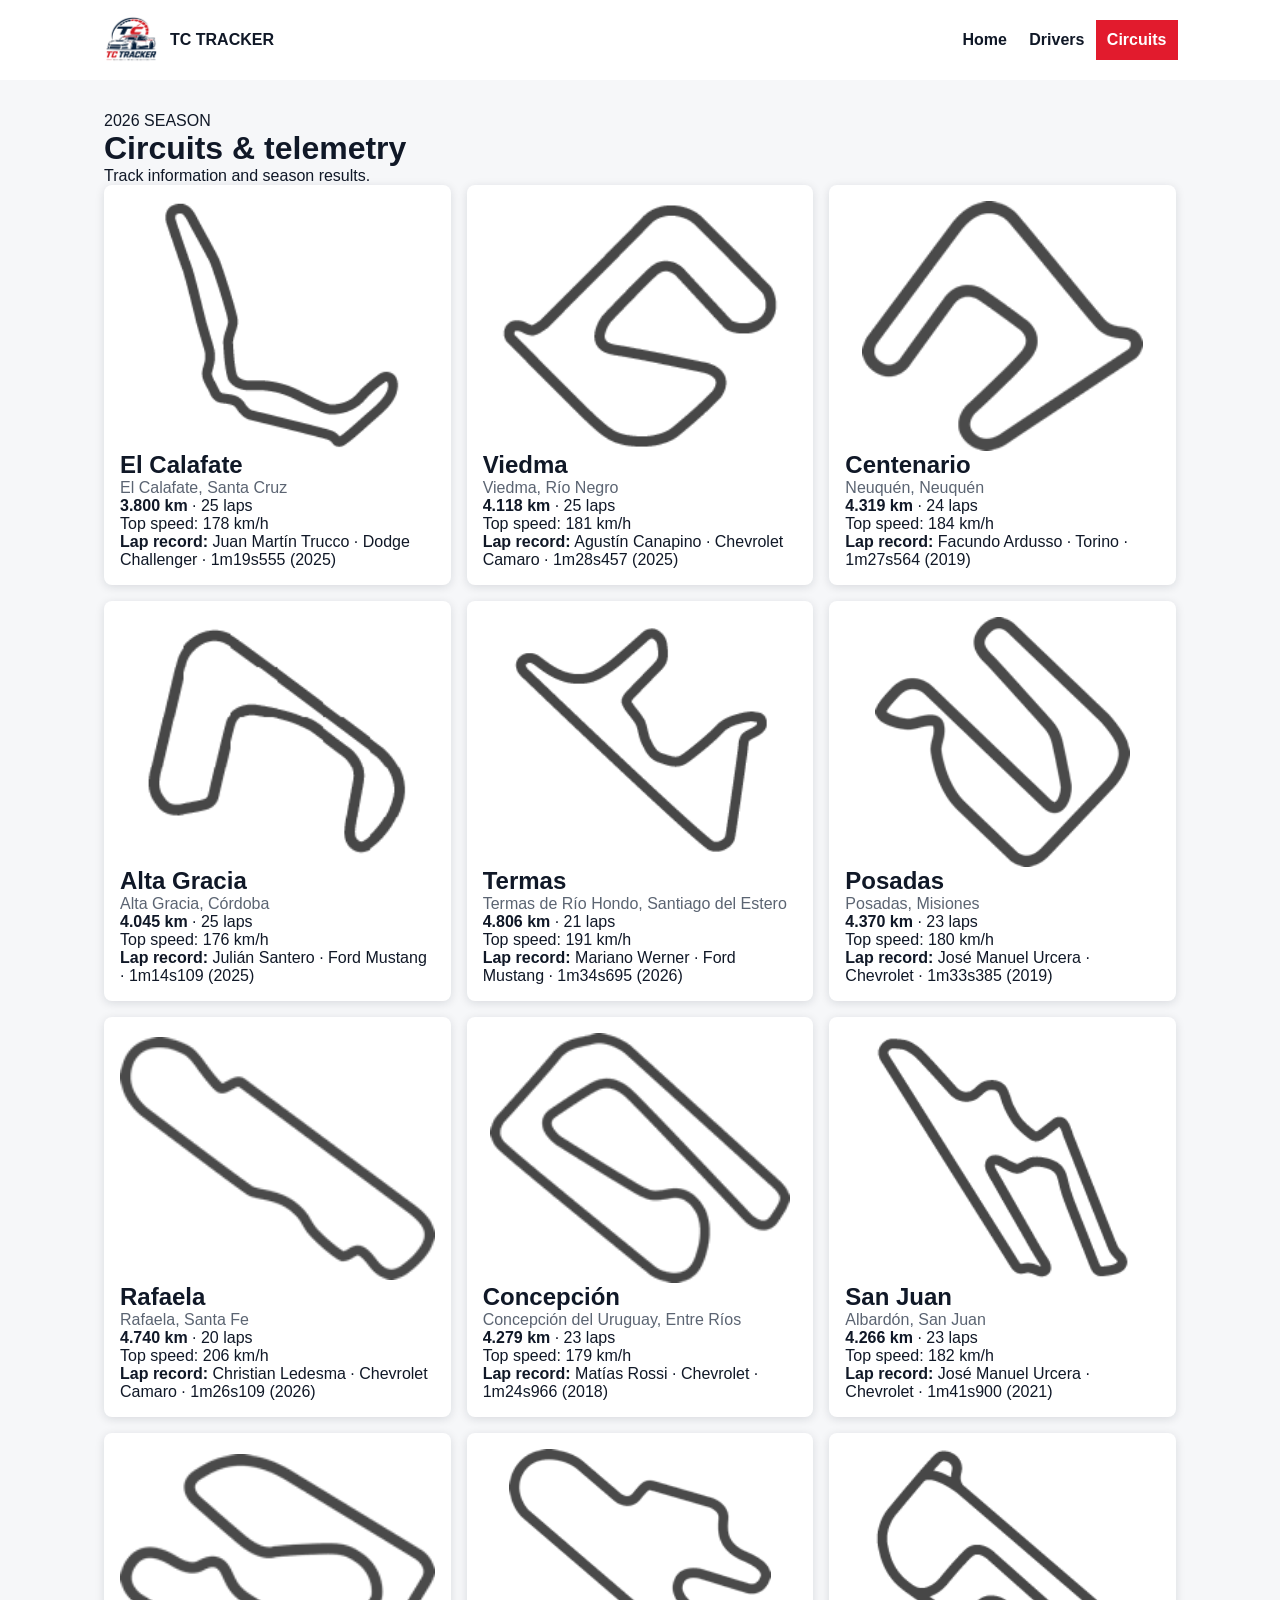
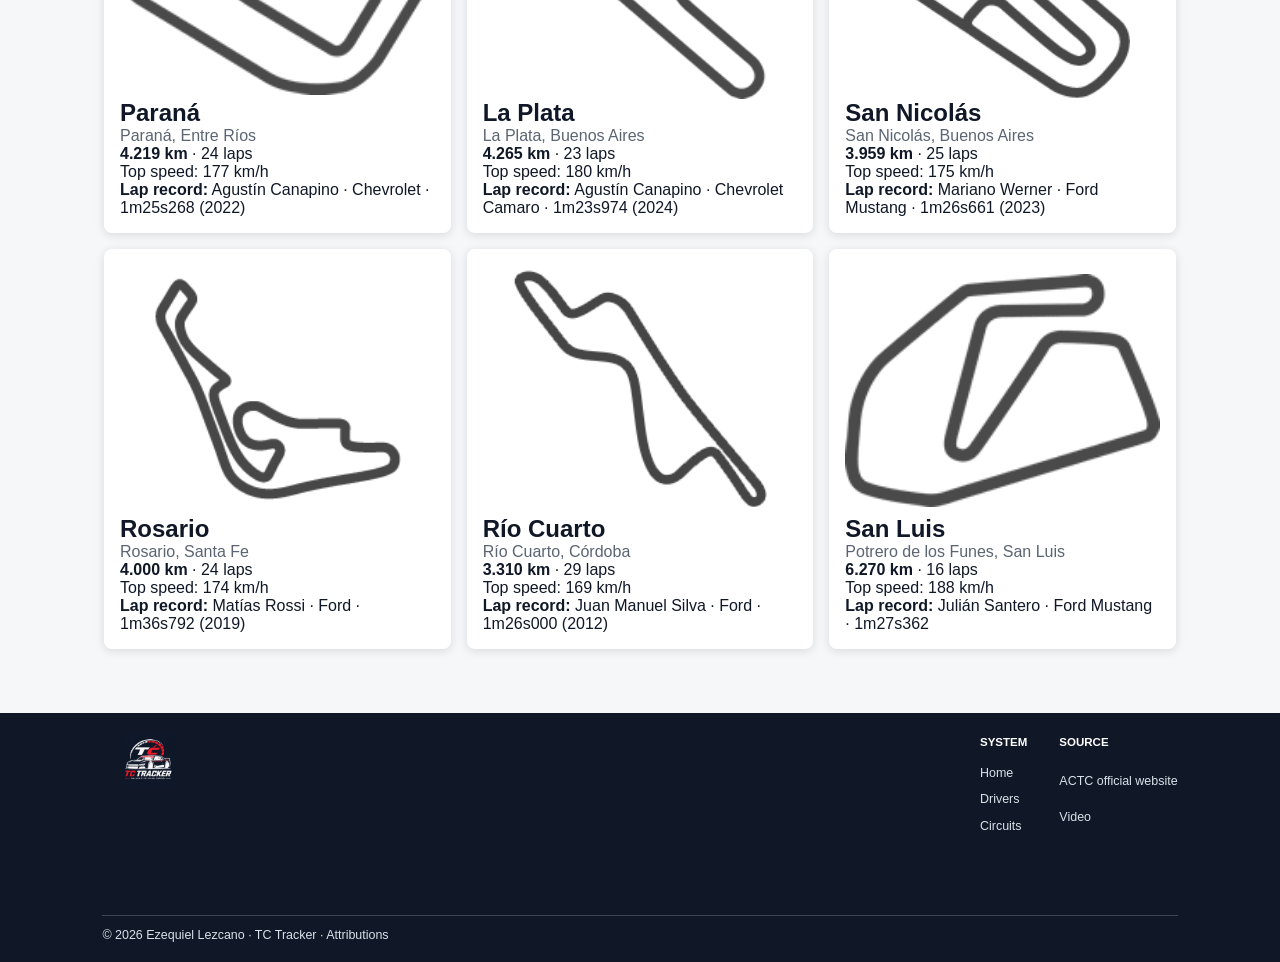
<file: final/circuits.html>
<!doctype html>
<html lang="en">

<head>
    <meta charset="utf-8">
    <meta name="viewport" content="width=device-width,initial-scale=1">
    <meta name="description" content="TC Tracker 2026 Turismo Carretera circuits and results.">
    <meta name="author" content="Ezequiel Lezcano">
    <meta property="og:title" content="TC Tracker Turismo Carretera Racing Dashboard">
    <meta property="og:description"
        content="Follow Turismo Carretera with current drivers, circuits, race details, news, and weather forecasts.">
    <meta property="og:image" content="https://elezcano23.github.io/wdd231/final/images/tc-hero.webp">
    <meta property="og:url" content="https://elezcano23.github.io/wdd231/final/circuits.html">
    <meta property="og:title" content="TC Tracker Circuits">
    <meta property="og:description" content="Turismo Carretera circuits, podiums and track data.">
    <title>TC Tracker | Circuits</title>
    <link rel="icon" href="images/favicon.ico">
    <link rel="preconnect" href="https://fonts.googleapis.com">
    <link rel="preconnect" href="https://fonts.gstatic.com" crossorigin>
    <link
        href="https://fonts.googleapis.com/css2?family=Montserrat:wght@600;700;800&family=Source+Sans+3:wght@400;600;700&display=swap"
        rel="stylesheet">
    <link rel="preconnect" href="https://fonts.googleapis.com">
    <link rel="preconnect" href="https://fonts.gstatic.com" crossorigin>
    <link
        href="https://fonts.googleapis.com/css2?family=Montserrat:wght@600;700;800&family=Source+Sans+3:wght@400;600;700&display=swap"
        rel="stylesheet">
    <link rel="stylesheet" href="styles/normalize.css">
    <link rel="stylesheet" href="styles/main.css">
    <script type="module" src="scripts/circuits.js"></script>
</head>

<body>
    <header class="site-header"><a class="brand" href="index.html"><img src="images/tctracker_logo.png"
                alt="TC Tracker logo"><span>TC TRACKER</span></a><button id="menu" aria-label="Open menu">☰</button>
        <nav id="nav"><a href="index.html">Home</a><a href="drivers.html">Drivers</a><a aria-current="page"
                href="circuits.html">Circuits</a></nav>
    </header>
    <main>
        <p>2026 SEASON</p>
        <h1>Circuits & telemetry</h1>
        <p>Track information and season results.</p>
        <div id="circuits" class="grid"></div>
    </main>
    <footer class="site-footer">
        <div class="footer-logo"><img src="images/tctracker_logo_footer.png" alt="TC Tracker logo"></div>
        <div class="footer-links">
            <section>
                <h2>System</h2><a href="index.html">Home</a><a href="drivers.html">Drivers</a><a
                    href="circuits.html">Circuits</a>
            </section>
            <section>
                <h2>Source</h2><a href="https://actc.org.ar/" target="_blank" rel="noopener">ACTC official website</a><a
                    href="https://www.loom.com/share/57bf05804adc41c2be6729c99bc53f92" target="_blank" rel="noopener">Video</a>
            </section>
        </div>
        <p>© <span id="year"></span> Ezequiel Lezcano · TC Tracker · <a href="attributions.html">Attributions</a></p>
    </footer>
</body>

</html>
</file>
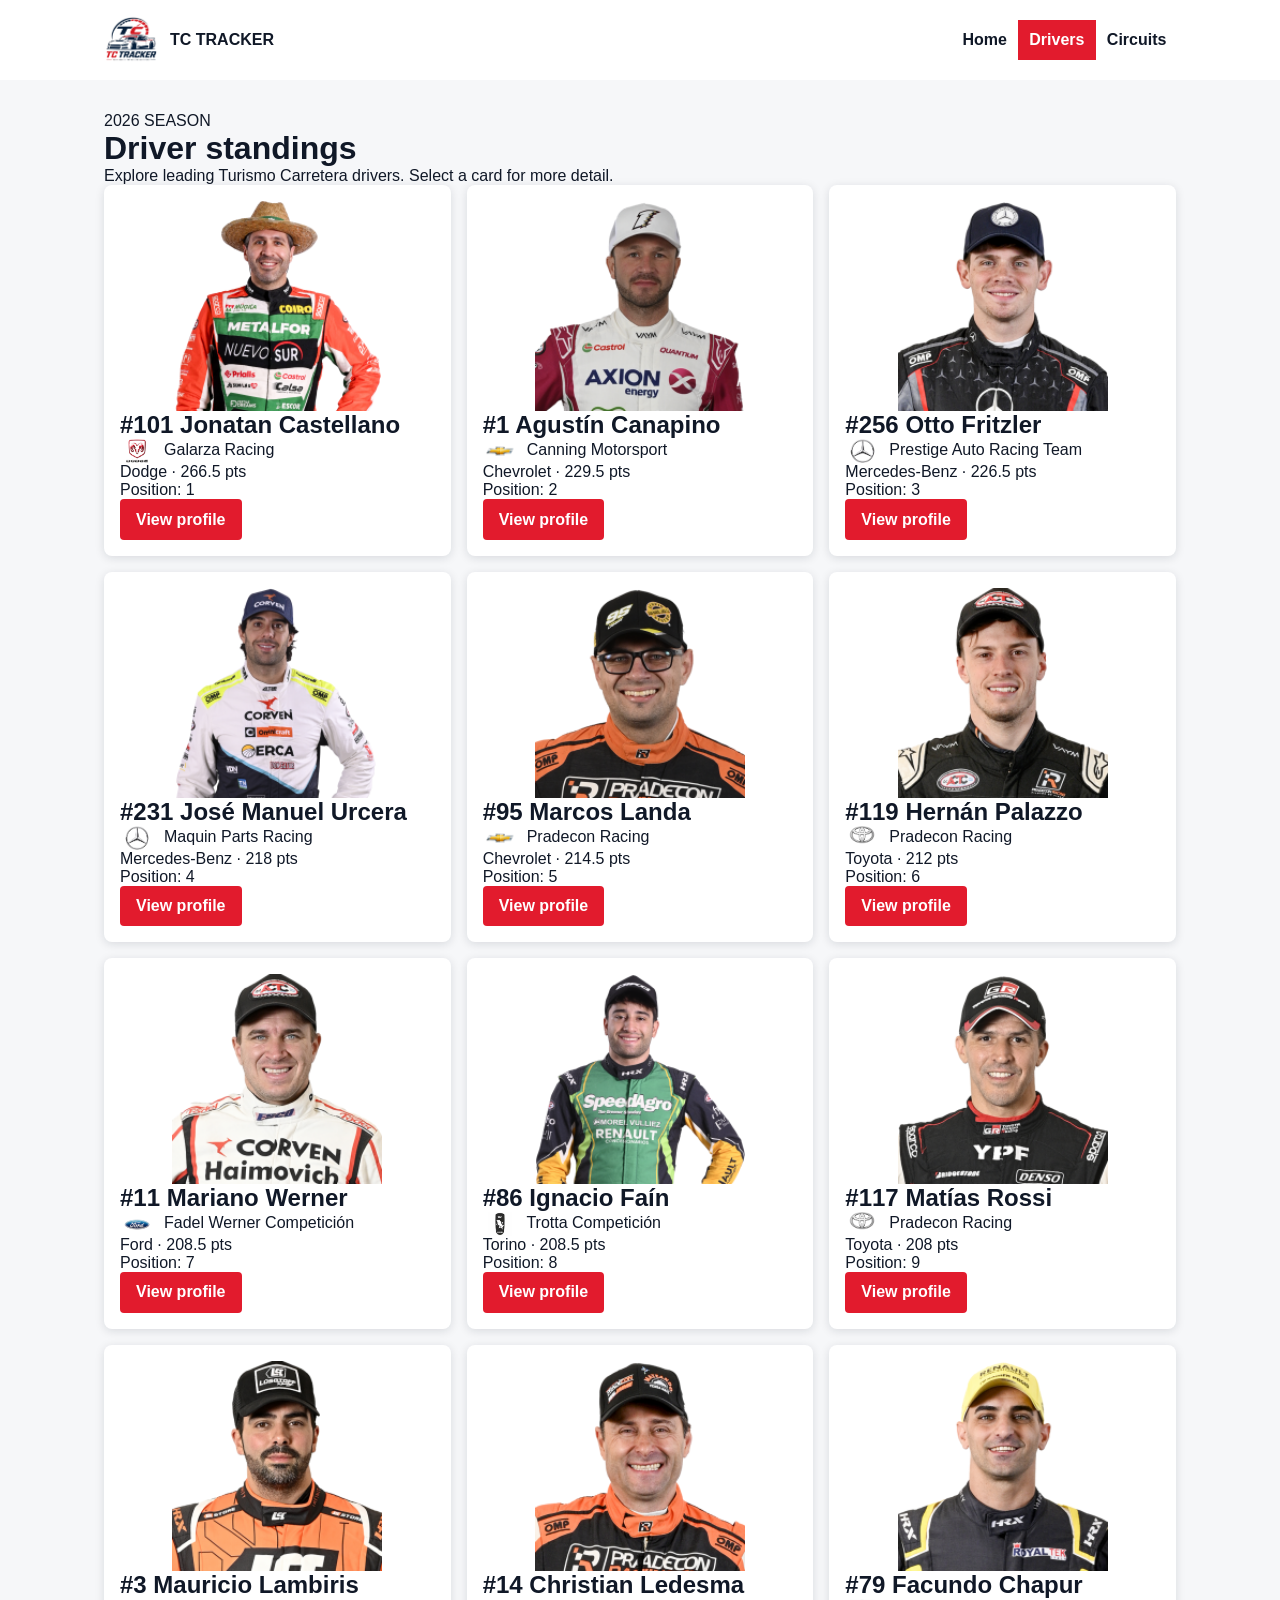
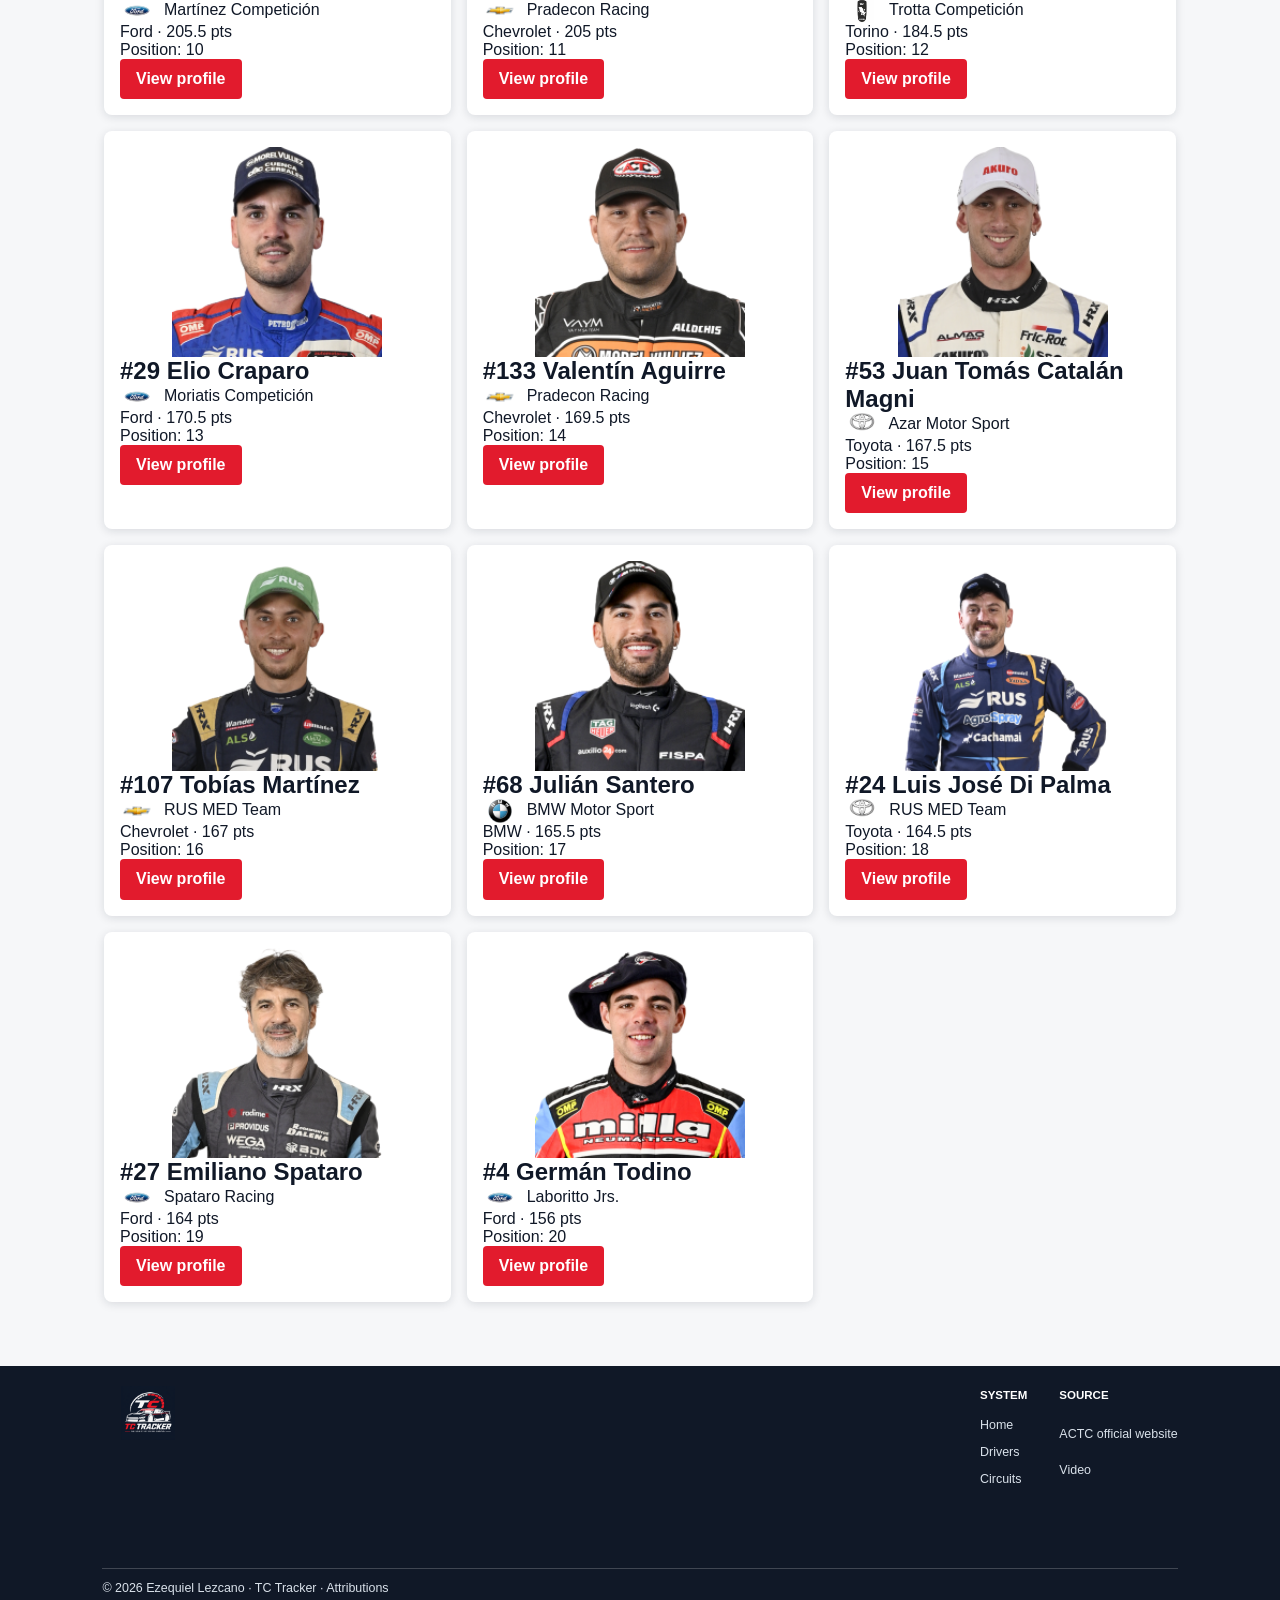
<file: final/drivers.html>
<!doctype html>
<html lang="en">

<head>
    <meta charset="utf-8">
    <meta name="viewport" content="width=device-width,initial-scale=1">
    <meta name="description" content="TC Tracker 2026 Turismo Carretera driver standings.">
    <meta name="author" content="Ezequiel Lezcano">
    <meta property="og:title" content="TC Tracker Turismo Carretera Racing Dashboard">
    <meta property="og:description"
        content="Follow Turismo Carretera with current drivers, circuits, race details, news, and weather forecasts.">
    <meta property="og:image" content="https://elezcano23.github.io/wdd231/final/images/tc-hero.webp">
    <meta property="og:url" content="https://elezcano23.github.io/wdd231/final/drivers.html">
    <meta property="og:title" content="TC Tracker Drivers">
    <meta property="og:description" content="2026 Turismo Carretera drivers and standings.">
    <title>TC Tracker | Drivers</title>
    <link rel="icon" href="images/favicon.ico">
    <link rel="preconnect" href="https://fonts.googleapis.com">
    <link rel="preconnect" href="https://fonts.gstatic.com" crossorigin>
    <link
        href="https://fonts.googleapis.com/css2?family=Montserrat:wght@600;700;800&family=Source+Sans+3:wght@400;600;700&display=swap"
        rel="stylesheet">
    <link rel="preconnect" href="https://fonts.googleapis.com">
    <link rel="preconnect" href="https://fonts.gstatic.com" crossorigin>
    <link
        href="https://fonts.googleapis.com/css2?family=Montserrat:wght@600;700;800&family=Source+Sans+3:wght@400;600;700&display=swap"
        rel="stylesheet">
    <link rel="stylesheet" href="styles/normalize.css">
    <link rel="stylesheet" href="styles/main.css">
    <script type="module" src="scripts/drivers.js"></script>
</head>

<body>
    <header class="site-header"><a class="brand" href="index.html"><img src="images/tctracker_logo.png"
                alt="TC Tracker logo"><span>TC TRACKER</span></a><button id="menu" aria-label="Open menu">☰</button>
        <nav id="nav"><a href="index.html">Home</a><a aria-current="page" href="drivers.html">Drivers</a><a
                href="circuits.html">Circuits</a></nav>
    </header>
    <main>
        <p>2026 SEASON</p>
        <h1>Driver standings</h1>
        <p>Explore leading Turismo Carretera drivers. Select a card for more detail.</p>
        <div id="drivers" class="grid"></div>
        <dialog id="driver-modal" class="modal"><button id="close-modal" aria-label="Close">×</button>
            <div id="modal-content"></div>
        </dialog>
    </main>
    <footer class="site-footer">
        <div class="footer-logo"><img src="images/tctracker_logo_footer.png" alt="TC Tracker logo"></div>
        <div class="footer-links">
            <section>
                <h2>System</h2><a href="index.html">Home</a><a href="drivers.html">Drivers</a><a
                    href="circuits.html">Circuits</a>
            </section>
            <section>
                <h2>Source</h2><a href="https://actc.org.ar/" target="_blank" rel="noopener">ACTC official website</a><a
                    href="https://www.loom.com/share/57bf05804adc41c2be6729c99bc53f92" target="_blank" rel="noopener">Video</a>
            </section>
        </div>
        <p>© <span id="year"></span> Ezequiel Lezcano · TC Tracker · <a href="attributions.html">Attributions</a></p>
    </footer>
</body>

</html>
</file>
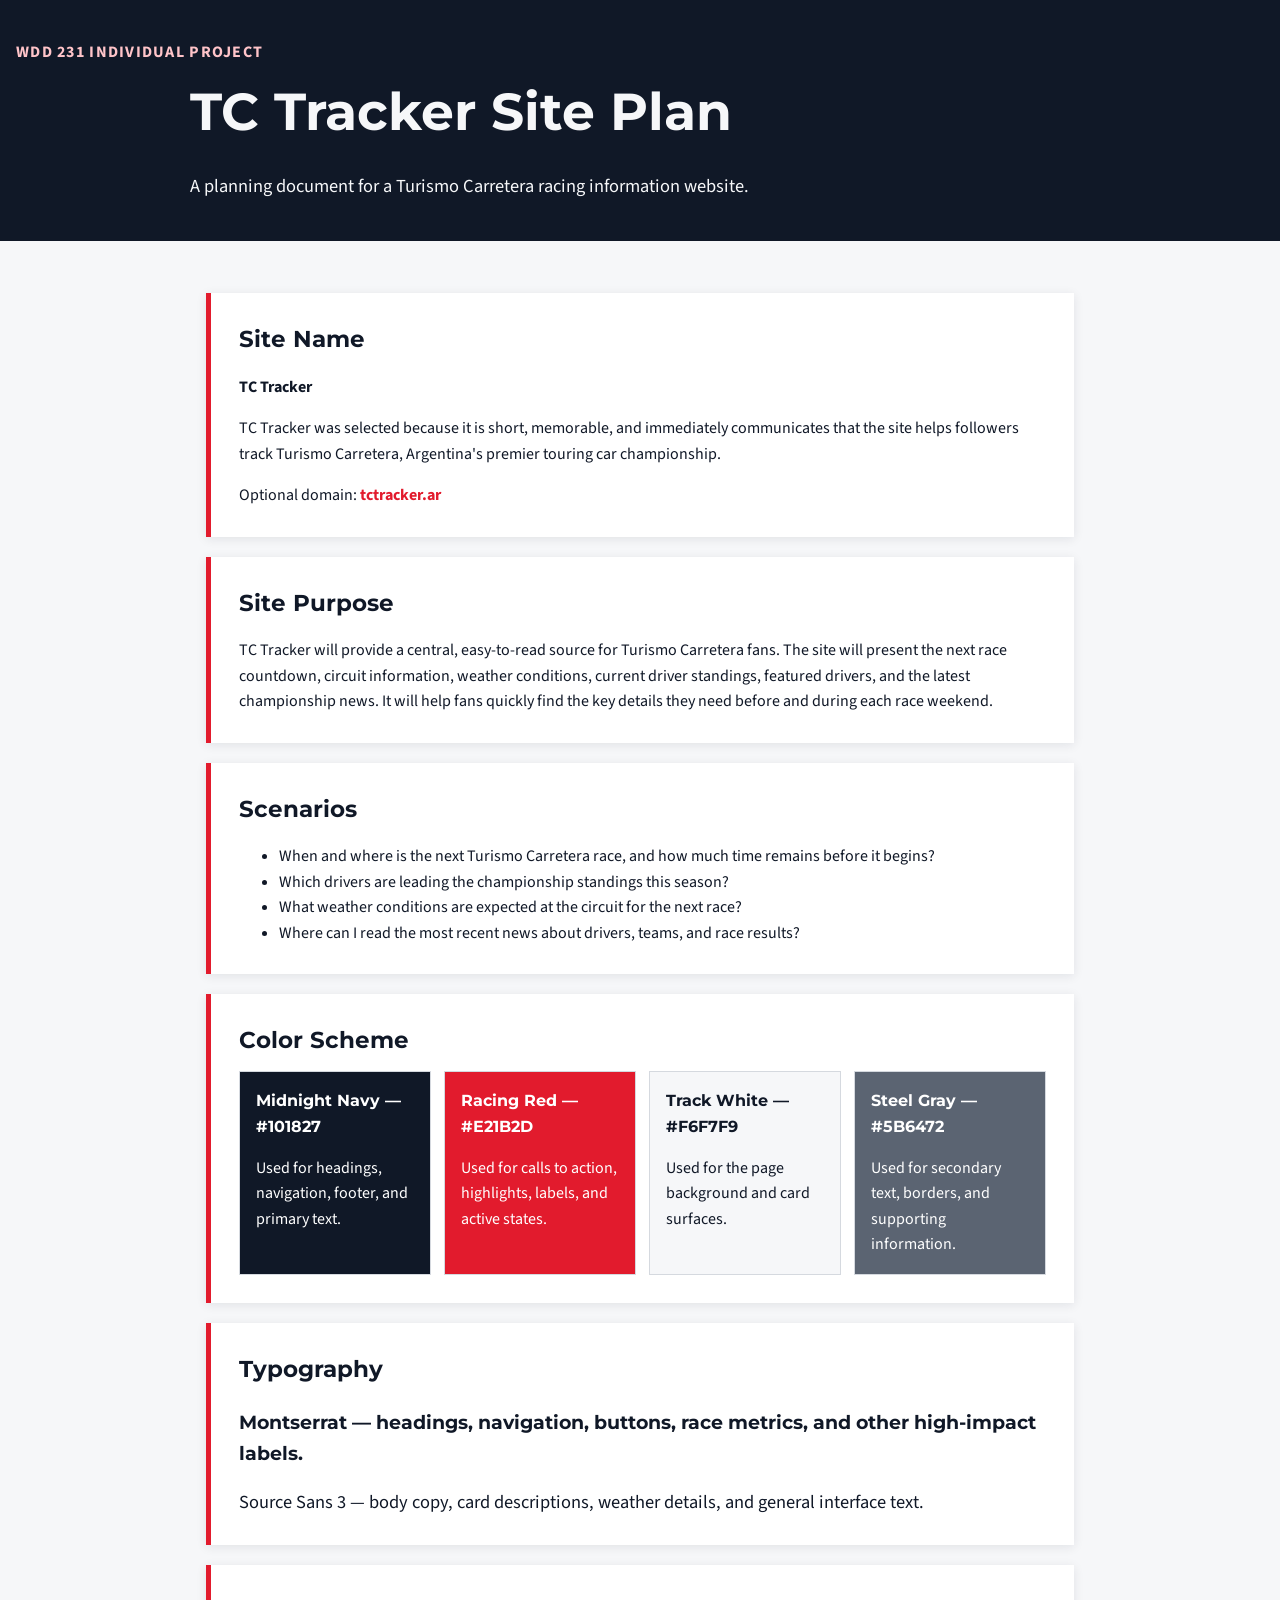
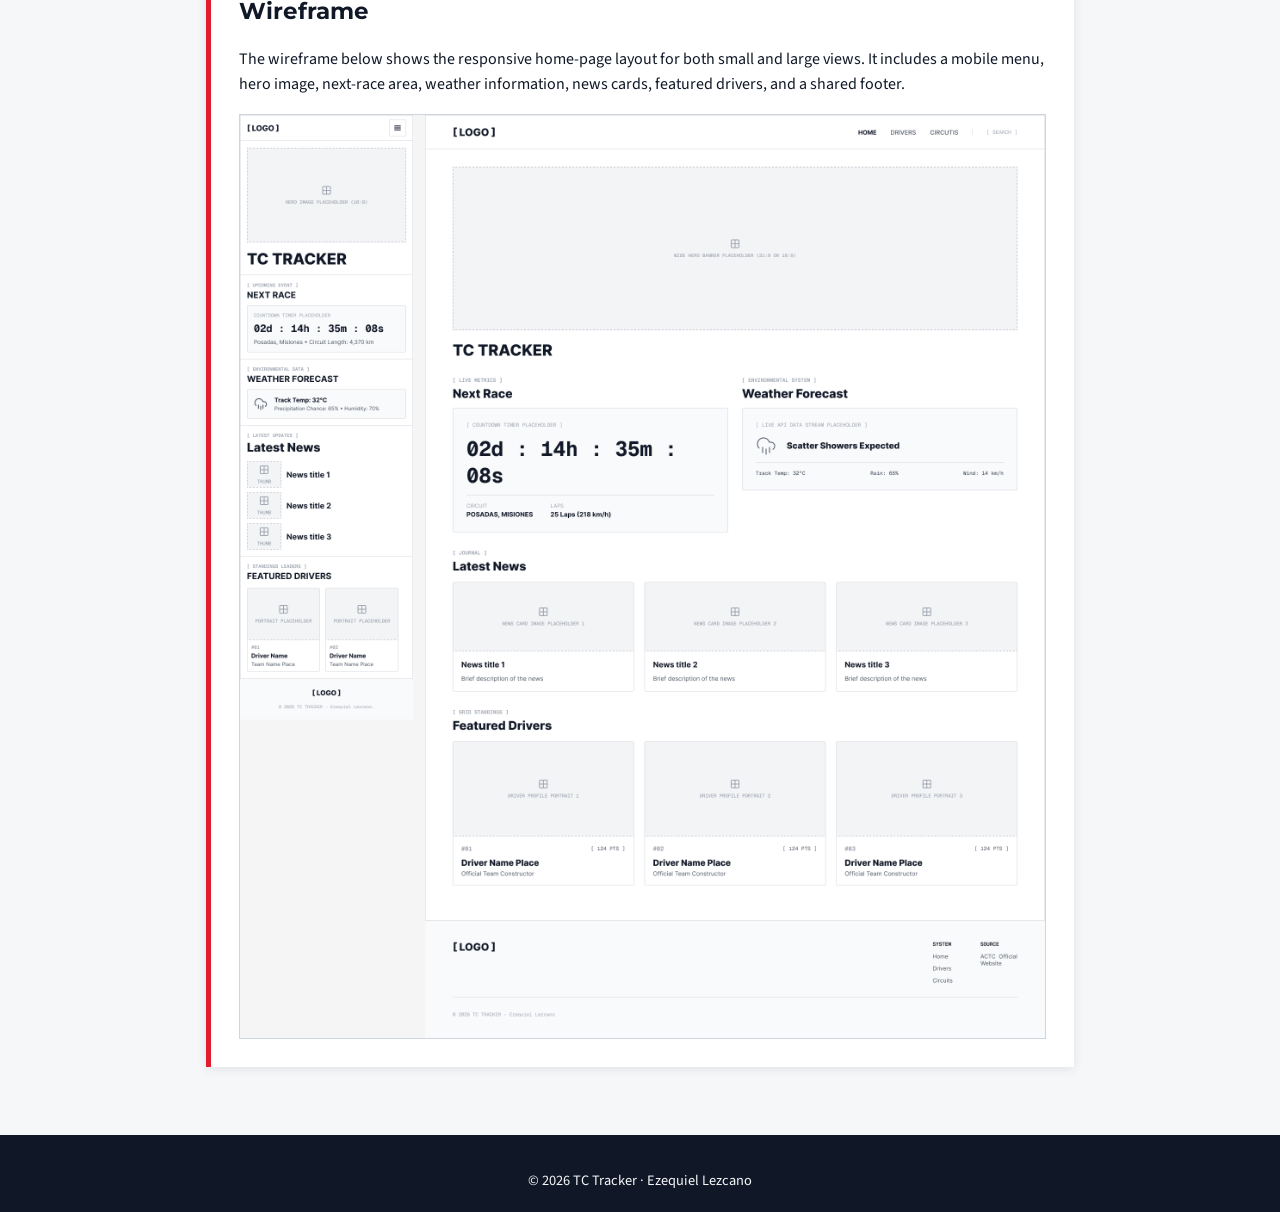
<file: final/siteplan.html>
<!DOCTYPE html>
<html lang="en">
<head>
    <meta charset="UTF-8">
    <meta name="viewport" content="width=device-width, initial-scale=1.0">
    <meta name="description" content="Site plan for TC Tracker, an Argentine Turismo Carretera racing information website.">
    <meta name="author" content="Ezequiel Lezcano">
    <title>TC Tracker | Site Plan</title>
    <link rel="icon" href="images/favicon.ico" sizes="any">
    <link rel="preconnect" href="https://fonts.googleapis.com">
    <link rel="preconnect" href="https://fonts.gstatic.com" crossorigin>
    <link href="https://fonts.googleapis.com/css2?family=Montserrat:wght@600;700;800&family=Source+Sans+3:wght@400;600;700&display=swap" rel="stylesheet">
    <link rel="stylesheet" href="styles/siteplan.css">
</head>
<body>
    <header>
        <p class="eyebrow">WDD 231 Individual Project</p>
        <h1>TC Tracker Site Plan</h1>
        <p>A planning document for a Turismo Carretera racing information website.</p>
    </header>

    <main>
        <section>
            <h2>Site Name</h2>
            <p><strong>TC Tracker</strong></p>
            <p>TC Tracker was selected because it is short, memorable, and immediately communicates that the site helps followers track Turismo Carretera, Argentina's premier touring car championship.</p>
            <p>Optional domain: <span class="domain">tctracker.ar</span></p>
        </section>

        <section>
            <h2>Site Purpose</h2>
            <p>TC Tracker will provide a central, easy-to-read source for Turismo Carretera fans. The site will present the next race countdown, circuit information, weather conditions, current driver standings, featured drivers, and the latest championship news. It will help fans quickly find the key details they need before and during each race weekend.</p>
        </section>

        <section>
            <h2>Scenarios</h2>
            <ul>
                <li>When and where is the next Turismo Carretera race, and how much time remains before it begins?</li>
                <li>Which drivers are leading the championship standings this season?</li>
                <li>What weather conditions are expected at the circuit for the next race?</li>
                <li>Where can I read the most recent news about drivers, teams, and race results?</li>
            </ul>
        </section>

        <section>
            <h2>Color Scheme</h2>
            <div class="color-grid">
                <article class="color-card navy">
                    <h3>Midnight Navy — #101827</h3>
                    <p>Used for headings, navigation, footer, and primary text.</p>
                </article>
                <article class="color-card red">
                    <h3>Racing Red — #E21B2D</h3>
                    <p>Used for calls to action, highlights, labels, and active states.</p>
                </article>
                <article class="color-card light">
                    <h3>Track White — #F6F7F9</h3>
                    <p>Used for the page background and card surfaces.</p>
                </article>
                <article class="color-card slate">
                    <h3>Steel Gray — #5B6472</h3>
                    <p>Used for secondary text, borders, and supporting information.</p>
                </article>
            </div>
        </section>

        <section>
            <h2>Typography</h2>
            <p class="montserrat-sample">Montserrat — headings, navigation, buttons, race metrics, and other high-impact labels.</p>
            <p class="source-sample">Source Sans 3 — body copy, card descriptions, weather details, and general interface text.</p>
        </section>

        <section>
            <h2>Wireframe</h2>
            <p>The wireframe below shows the responsive home-page layout for both small and large views. It includes a mobile menu, hero image, next-race area, weather information, news cards, featured drivers, and a shared footer.</p>
            <img class="wireframe" src="images/tc-tracker-wireframe.png" alt="TC Tracker home page wireframe showing mobile and desktop layouts">
        </section>
    </main>

    <footer>
        <p>© 2026 TC Tracker · Ezequiel Lezcano</p>
    </footer>
</body>
</html>
</file>
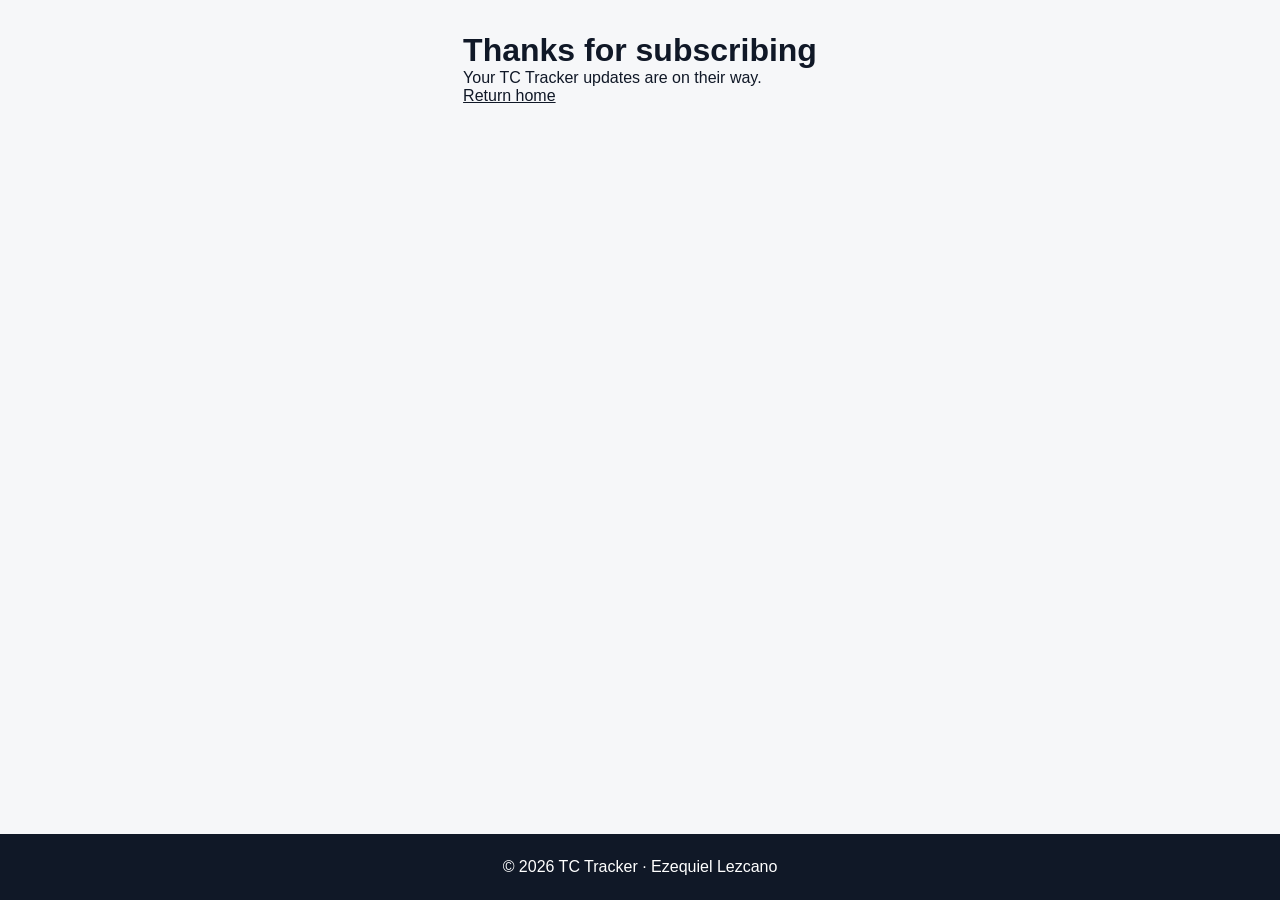
<file: final/thankyou.html>
<!doctype html>
<html lang="en">

<head>
    <meta charset="utf-8">
    <meta name="viewport" content="width=device-width,initial-scale=1">
    <meta name="description" content="Confirmation page for TC Tracker newsletter subscriptions.">
    <meta name="author" content="Ezequiel Lezcano">
    <meta property="og:title" content="TC Tracker Subscription Confirmation">
    <meta property="og:description" content="Thank you for subscribing to updates from TC Tracker.">
    <meta property="og:image" content="https://elezcano23.github.io/wdd231/final/images/tc-hero.webp">
    <meta property="og:url" content="https://elezcano23.github.io/wdd231/final/thankyou.html">
    <title>TC Tracker | Thank You</title>
    <link rel="icon" href="images/favicon.ico">
    <link rel="preconnect" href="https://fonts.googleapis.com">
    <link rel="preconnect" href="https://fonts.gstatic.com" crossorigin>
    <link
        href="https://fonts.googleapis.com/css2?family=Montserrat:wght@600;700;800&family=Source+Sans+3:wght@400;600;700&display=swap"
        rel="stylesheet">
    <link rel="stylesheet" href="styles/normalize.css">
    <link rel="stylesheet" href="styles/main.css">
    <script type="module" src="scripts/static.js"></script>
</head>

<body>
    <main>
        <h1>Thanks for subscribing</h1>
        <p>Your TC Tracker updates are on their way.</p>
        <p><a href="index.html">Return home</a></p>
    </main>
    <footer>
        <p>© <span id="year"></span> TC Tracker · Ezequiel Lezcano</p>
    </footer>
</body>

</html>
</file>
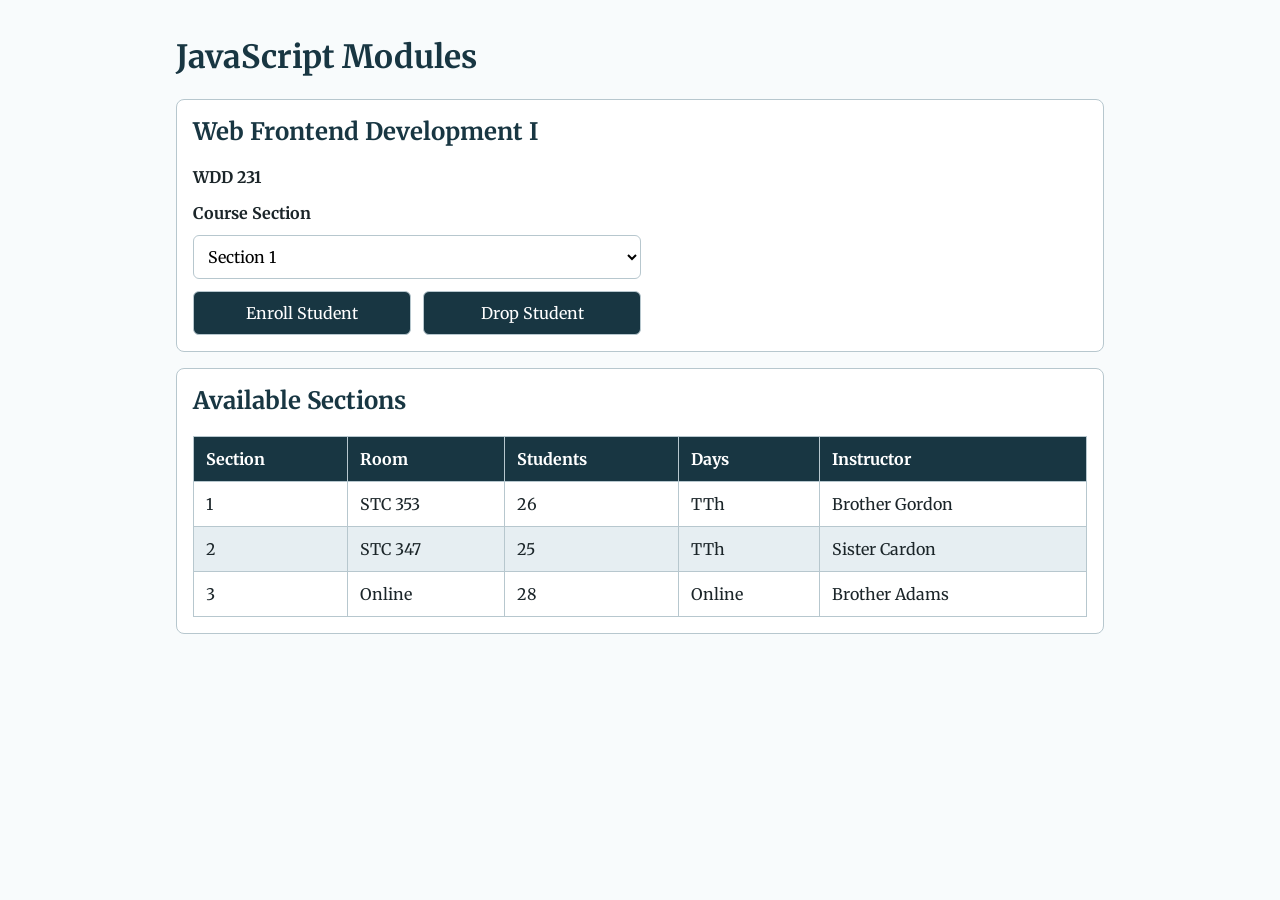
<file: week3/modules.html>
<!DOCTYPE html>
<html lang="en">
<head>
    <meta charset="UTF-8">
    <meta name="viewport" content="width=device-width, initial-scale=1.0">
    <title>JavaScript Modules - WDD 231</title>
    <meta name="description" content="WDD 231 JavaScript modules practice page for managing BYU-Idaho course section enrollment.">
    <meta name="author" content="Ezequiel Lezcano">
    <link rel="preconnect" href="https://fonts.googleapis.com">
    <link rel="preconnect" href="https://fonts.gstatic.com" crossorigin>
    <link href="https://fonts.googleapis.com/css2?family=Merriweather:wght@400;700&display=swap" rel="stylesheet">
    <link rel="stylesheet" href="styles/modules.css">
    <script type="module" src="scripts/modules.mjs"></script>
</head>
<body>
    <main>
        <h1>JavaScript Modules</h1>

        <section class="course-card">
            <h2 id="courseName">Course Title</h2>
            <p id="courseCode"></p>

            <form class="controls">
                <label for="sectionNumber">Course Section</label>
                <select id="sectionNumber" name="sectionNumber"></select>

                <div class="button-group">
                    <button id="enrollStudent" type="button">Enroll Student</button>
                    <button id="dropStudent" type="button">Drop Student</button>
                </div>
            </form>
        </section>

        <section class="sections-card">
            <h2>Available Sections</h2>
            <div class="table-wrap">
                <table>
                    <thead>
                        <tr>
                            <th scope="col">Section</th>
                            <th scope="col">Room</th>
                            <th scope="col">Students</th>
                            <th scope="col">Days</th>
                            <th scope="col">Instructor</th>
                        </tr>
                    </thead>
                    <tbody id="sections"></tbody>
                </table>
            </div>
        </section>
    </main>
</body>
</html>
</file>
<file: styles/base.css>
* {
    box-sizing: border-box;
}

:root {
    --primary-color: #183642;
    --secondary-color: #e6eef2;
    --accent-color: #2d6a7f;
    --completed-color: #d8ead3;
    --background-color: #f8fbfc;
    --text-color: #1b2529;
    --card-color: #ffffff;
    --border-color: #b7c7ce;
}

body {
    margin: 0;
    font-family: Merriweather, Georgia, serif;
    color: var(--text-color);
    background-color: var(--background-color);
    overflow-x: hidden;
}

img {
    max-width: 100%;
    height: auto;
}

header {
    display: flex;
    align-items: center;
    justify-content: space-between;
    gap: 0.5rem;
    padding: 0.75rem clamp(0.75rem, 4vw, 1.5rem);
    background-color: var(--card-color);
}

.site-branding {
    display: flex;
    align-items: center;
    gap: 0.5rem;
    min-width: 0;
}

.site-branding img {
    width: 48px;
    height: 48px;
    flex: 0 0 auto;
}

.site-branding span {
    font-size: clamp(1rem, 4vw, 1.2rem);
    font-weight: 700;
    overflow-wrap: anywhere;
}

#menuButton {
    border: 0;
    min-width: 44px;
    min-height: 44px;
    padding: 0.4rem 0.65rem;
    font-size: 1.75rem;
    line-height: 1;
    color: #ffffff;
    background-color: var(--primary-color);
    cursor: pointer;
}

nav {
    display: none;
    background-color: var(--primary-color);
}

nav.open {
    display: block;
}

nav a {
    display: block;
    padding: 0.85rem 1rem;
    border-top: 1px solid rgba(255, 255, 255, 0.14);
    color: #ffffff;
    text-decoration: none;
    transition: background-color 0.2s ease;
}

nav a:hover,
nav a[aria-current="page"] {
    background-color: var(--accent-color);
}

main {
    max-width: 1100px;
    margin: 0 auto;
    padding: 0 clamp(0.75rem, 4vw, 1.25rem) 1rem;
}

h1 {
    margin: 1rem 0 0.75rem;
    font-size: 1.6rem;
}

section {
    margin-bottom: 1rem;
    border: 1px solid var(--border-color);
    background-color: var(--card-color);
}

section h2 {
    margin: 0;
    padding: 0.45rem;
    font-size: 1rem;
    color: #ffffff;
    text-align: center;
    background-color: var(--primary-color);
}

section p {
    margin: 0;
    padding: 1rem;
    line-height: 1.6;
}

footer {
    padding: 1rem clamp(0.75rem, 4vw, 1.25rem);
    text-align: center;
    background-color: var(--secondary-color);
}

footer p {
    margin: 0.35rem 0;
}

.social-links {
    display: flex;
    justify-content: center;
    gap: 1rem;
    margin-bottom: 0.75rem;
}

.social-links a {
    display: inline-flex;
}

@media screen and (min-width: 700px) {
    #menuButton {
        display: none;
    }

    nav {
        display: flex;
        justify-content: center;
    }

    nav a {
        flex: 0 1 12rem;
        border-top: 0;
        text-align: center;
    }

    .site-branding img {
        width: 64px;
        height: 64px;
    }
}
</file>
<file: styles/index.css>
.content-grid {
    display: grid;
    gap: 1rem;
}

.about-card p {
    font-size: 0.95rem;
}

.photo-card {
    text-align: center;
}

.photo-card img {
    width: min(220px, 80%);
    aspect-ratio: 1;
    margin: 1.5rem auto;
    object-fit: cover;
    border-radius: 4px;
}

.courses-card {
    background-color: transparent;
}

.course-filters,
.course-list {
    display: grid;
    gap: 0.55rem;
    margin-top: 0.75rem;
}

.course-filters {
    grid-template-columns: repeat(3, 1fr);
}

.course-filters button {
    min-height: 2rem;
    border: 1px solid var(--accent-color);
    border-radius: 4px;
    font-weight: 700;
    text-align: center;
    background-color: var(--secondary-color);
    cursor: pointer;
    transition: background-color 0.2s ease, color 0.2s ease;
}

.course-filters button:hover,
.course-filters button.active {
    color: #ffffff;
    background-color: var(--accent-color);
}

.course-card {
    padding: 0.65rem;
    border: 1px solid var(--border-color);
    border-left: 0.45rem solid var(--accent-color);
    border-radius: 4px;
    background-color: var(--secondary-color);
    cursor: pointer;
    transition: transform 0.2s ease, box-shadow 0.2s ease;
}

.course-card.completed {
    border-left-color: #477a36;
    background-color: var(--completed-color);
}

.course-card:hover,
.course-card:focus {
    outline: 2px solid var(--accent-color);
    outline-offset: 2px;
    box-shadow: 0 4px 12px rgb(0 0 0 / 16%);
    transform: translateY(-2px);
}

.course-card h3,
.course-card p {
    margin: 0;
}

.course-card h3 {
    font-size: 1rem;
}

.course-card p {
    padding: 0.25rem 0;
    font-size: 0.85rem;
    line-height: 1.4;
}

.course-card span {
    font-size: 0.8rem;
    font-weight: 700;
}

.credits {
    padding: 0.75rem 0 0;
    font-size: 0.9rem;
    text-align: center;
}

dialog {
    width: min(92vw, 34rem);
    border: 1px solid var(--border-color);
    border-radius: 8px;
    padding: 1.25rem;
    color: var(--text-color);
    background-color: var(--card-color);
    box-shadow: 0 16px 40px rgb(0 0 0 / 30%);
}

dialog::backdrop {
    background-color: rgb(0 0 0 / 55%);
}

dialog h2,
dialog h3 {
    margin: 0 2rem 0.5rem 0;
    color: var(--primary-color);
}

dialog p {
    margin: 0.75rem 0;
    line-height: 1.5;
}

#closeModal {
    position: absolute;
    top: 0.6rem;
    right: 0.6rem;
    width: 2.25rem;
    height: 2.25rem;
    border: 0;
    border-radius: 50%;
    color: #ffffff;
    background-color: var(--primary-color);
    font-size: 1.4rem;
    line-height: 1;
    cursor: pointer;
}

#closeModal:hover,
#closeModal:focus {
    background-color: var(--accent-color);
}

@media screen and (min-width: 700px) {
    .content-grid {
        grid-template-columns: 2fr 1fr;
    }

    .courses-card {
        grid-column: 1 / -1;
    }

    .course-list {
        grid-template-columns: repeat(3, 1fr);
    }
}
</file>
<file: final/styles/main.css>
:root {
    --ink: #101827;
    --red: #e21b2d;
    --paper: #f6f7f9;
    --muted: #5b6472
}

* {
    box-sizing: border-box
}

body {
    min-height: 100vh;
    margin: 0;
    display: flex;
    flex-direction: column;
    font: 16px Arial, sans-serif;
    color: var(--ink);
    background: var(--paper)
}

h1,
h2,
h3,
.brand {
    font-family: Arial, sans-serif;
    font-weight: 800
}

a {
    color: inherit
}

.site-header {
    display: flex;
    align-items: center;
    flex-wrap: wrap;
    gap: 1rem;
    padding: .7rem 5%;
    background: #fff
}

.brand {
    display: flex;
    align-items: center;
    gap: .6rem;
    text-decoration: none
}

.brand img {
    width: 58px;
    height: 58px;
    object-fit: contain
}

#menu {
    margin-left: auto;
    border: 0;
    background: none;
    font-weight: 700
}

nav {
    display: none;
    width: 100%
}

nav.open {
    display: grid
}

nav a {
    padding: .7rem;
    text-decoration: none;
    font-weight: 700
}

nav a[aria-current] {
    color: #fff;
    background: var(--red)
}

main {
    flex: 1;
    max-width: 1200px;
    margin: auto;
    padding: 2rem 5%
}

section {
    margin-bottom: 2.5rem
}

.hero {
    position: relative;
    min-height: 360px;
    display: grid;
    align-items: end;
    overflow: hidden;
    color: #fff;
    background: #111
}

.hero>img {
    position: absolute;
    width: 100%;
    height: 100%;
    object-fit: cover;
    opacity: .6
}

.hero div {
    position: relative;
    padding: 2rem;
    max-width: 650px
}

.timer {
    display: grid;
    grid-template-columns: repeat(4, 1fr);
    gap: 1rem;
    margin: 1rem 0
}

.timer div,
.card,
.weather {
    padding: 1rem;
    border-radius: 8px;
    background: #fff;
    box-shadow: 0 2px 10px #10182720
}

.timer div {
    text-align: center;
    font-size: 1.6rem;
    font-weight: 800
}

.grid {
    display: grid;
    gap: 1rem
}

.card>img {
    width: 100%;
    height: 210px;
    object-fit: contain;
    background: #fff
}

.card button,
form button {
    padding: .7rem 1rem;
    border: 0;
    border-radius: 4px;
    background: var(--red);
    color: #fff;
    font-weight: 700;
    cursor: pointer
}

address {
    color: var(--muted);
    font-style: normal
}

.weather {
    display: flex;
    align-items: center;
    gap: 1rem;
    border-left: 5px solid var(--red)
}

.weather p {
    margin: .2rem 0
}

.weather-icon {
    font-size: 2.5rem
}

.section-heading {
    display: flex;
    align-items: center;
    justify-content: space-between
}

.driver-mini {
    display: grid;
    grid-template-columns: 105px 1fr;
    align-items: center
}

.driver-mini>img {
    height: 105px
}

.brand-logo {
    display: inline-block !important;
    width: 34px !important;
    height: 24px !important;
    object-fit: contain !important;
    vertical-align: middle;
    margin-right: .35rem
}

.circuit-card>img {
    height: 250px !important
}

.modal {
    max-width: 500px;
    border: 0;
    border-radius: 8px
}

.modal::backdrop {
    background: #0008
}

form {
    display: grid;
    grid-template-columns: 1fr 1fr auto;
    align-items: end;
    gap: .8rem;
    max-width: 760px;
    padding: 1rem;
    border-radius: 8px;
    background: #fff;
    box-shadow: 0 2px 10px #10182720
}

form label {
    display: grid;
    gap: .35rem;
    font-weight: 700
}

input {
    padding: .7rem;
    border: 1px solid #b8c0ca;
    border-radius: 4px
}

footer {
    padding: 1.5rem 5%;
    color: #fff;
    background: var(--ink);
    text-align: center
}

@media(max-width:699px) {
    form {
        grid-template-columns: 1fr
    }

    form button {
        width: 100%
    }
}

@media(min-width:700px) {
    #menu {
        display: none
    }

    nav {
        display: flex;
        width: auto;
        margin-left: auto
    }

    .grid {
        grid-template-columns: repeat(3, 1fr)
    }

    .site-header {
        padding-inline: 8%
    }
}

@media(min-width:700px) {
    main>section:nth-of-type(2) {
        display: grid;
        grid-template-columns: 1fr 1fr;
        gap: 1.5rem
    }

    main>section:nth-of-type(2)>h2 {
        grid-column: 1/-1
    }

    .site-footer {
        display: grid;
        grid-template-columns: 2fr 1fr 1fr;
        gap: 1.5rem;
        text-align: left
    }

    .site-footer p {
        grid-column: 1/-1;
        border-top: 1px solid #ffffff44;
        padding-top: 1rem;
        font-size: .85rem
    }
}

@media(min-width:700px) {
    .driver-mini {
        grid-template-columns: 140px 1fr;
        gap: 1.25rem;
        padding: 1.4rem
    }

    .driver-mini>img {
        width: 140px;
        height: 150px;
        object-fit: contain
    }

    .driver-mini h3 {
        margin: .45rem 0;
        font-size: 1.25rem
    }

    .driver-mini p {
        margin: .45rem 0
    }

    .site-footer {
        margin-top: 2rem;
        padding: 2.5rem 8%;
        color: var(--ink);
        background: #fff;
        grid-template-columns: 1fr auto auto;
        align-items: start
    }

    .site-footer div:first-child {
        font-size: 1.2rem
    }

    .site-footer div:nth-child(n+2) {
        font-size: .82rem;
        line-height: 1.7
    }

    .site-footer a {
        text-decoration: none
    }

    .site-footer p {
        color: var(--muted);
        border-top: 1px solid #d9dde3;
        margin: 1.25rem 0 0;
        padding-top: 1.25rem
    }
}

.site-footer {
    background: #fff !important;
    color: var(--ink) !important;
    padding: 2.5rem 8% !important;
    text-align: left !important
}

.footer-logo img {
    width: 150px;
    height: auto
}

.footer-links {
    display: flex;
    gap: 3rem;
    justify-content: flex-end
}

.footer-links section {
    display: grid;
    gap: .35rem
}

.footer-links h2 {
    margin: 0 0 .25rem;
    font-size: .85rem;
    text-transform: uppercase
}

.footer-links a {
    font-size: .9rem;
    text-decoration: none;
    color: var(--muted)
}

.site-footer>p {
    grid-column: 1/-1;
    margin: 1.5rem 0 0;
    padding-top: 1rem;
    border-top: 1px solid #d9dde3;
    color: var(--muted)
}

@media(min-width:700px) {
    .site-footer {
        display: grid !important;
        grid-template-columns: 1fr auto;
        align-items: start
    }

    .site-footer>p {
        grid-column: 1/-1
    }
}.site-footer{padding:1.25rem 8%!important;color:#fff!important;background:#101827!important}.footer-logo img{width:92px!important;max-height:54px;object-fit:contain}.footer-links{gap:2rem}.footer-links h2{font-size:.72rem}.footer-links a,.site-footer>p{color:#d9e1ea!important;font-size:.78rem}.site-footer>p{margin-top:.85rem;padding-top:.75rem;border-top-color:#ffffff33!important}
</file>
<file: styles/prophets.css>
:root {
    --navy: #17324d;
    --blue: #2f6690;
    --mist: #e9f1f7;
    --paper: #f8fafc;
    --ink: #1e293b;
}

* {
    box-sizing: border-box;
}

body {
    margin: 0;
    font-family: "Nunito Sans", Arial, sans-serif;
    color: var(--ink);
    background: var(--paper);
}

header,
footer {
    padding: 1.25rem;
    color: white;
    text-align: center;
    background: var(--navy);
}

h1,
h2 {
    font-family: "DM Serif Display", Georgia, serif;
}

h1 {
    margin: 0;
    font-size: clamp(2rem, 5vw, 3rem);
}

main {
    max-width: 1300px;
    margin: 0 auto;
    padding: 2rem 1rem;
}

#cards {
    display: grid;
    grid-template-columns: repeat(auto-fit, minmax(250px, 1fr));
    gap: 1.25rem;
}

#cards section {
    display: grid;
    grid-template-rows: auto auto 1fr;
    overflow: hidden;
    border: 1px solid #c9d8e3;
    border-radius: 8px;
    text-align: center;
    background: white;
    box-shadow: 0 4px 12px rgb(23 50 77 / 12%);
}

#cards h2 {
    margin: 0;
    padding: 1rem 1rem 0.35rem;
    color: var(--navy);
    font-size: 1.55rem;
}

#cards p {
    margin: 0;
    padding: 0.15rem 1rem;
    line-height: 1.45;
}

#cards img {
    width: 100%;
    height: 340px;
    margin-top: 1rem;
    object-fit: cover;
    object-position: top;
    background: var(--mist);
}

footer {
    font-size: 0.95rem;
}
</file>
<file: chamber/styles/small.css>
:root {
    --forest: #174c4f;
    --river: #207b83;
    --sun: #e7aa3b;
    --cream: #f8f4ec;
    --ink: #182527;
    --muted: #59666b;
}

body { font-family: "Source Sans 3", Arial, sans-serif; color: var(--ink); background: var(--cream); }
.site-header { display: flex; align-items: center; flex-wrap: wrap; padding: .7rem 1rem; background: #fff; box-shadow: 0 2px 8px rgb(0 0 0 / 10%); }
.brand { display: flex; align-items: center; gap: .6rem; color: var(--forest); font-family: Montserrat, sans-serif; font-size: .9rem; font-weight: 700; line-height: 1.15; text-decoration: none; }
.brand img { width: 46px; }
#menu-button { margin-left: auto; padding: .25rem .5rem; border: 0; color: var(--forest); background: transparent; font-size: 2rem; cursor: pointer; }
#primary-navigation { display: none; width: 100%; }
#primary-navigation.open { display: block; }
#primary-navigation a { display: block; padding: .7rem; border-top: 1px solid #dbe3e1; color: var(--ink); font-weight: 600; text-align: center; text-decoration: none; }
#primary-navigation a:hover, #primary-navigation a[aria-current="page"] { color: #fff; background: var(--forest); }
main { max-width: 1200px; margin: 0 auto; padding: 1.75rem 1rem 2.5rem; }
h1, h2 { font-family: Montserrat, sans-serif; }
h1 { color: var(--forest); font-size: clamp(1.8rem, 5vw, 2.5rem); }
.view-controls { display: flex; justify-content: center; gap: .75rem; margin: 1.5rem 0; }
.view-controls button { min-width: 7rem; padding: .5rem .75rem; border: 1px solid var(--forest); color: var(--forest); font-weight: 700; background: #fff; cursor: pointer; }
.view-controls button.active, .view-controls button:hover { color: #fff; background: var(--forest); }
#member-directory.grid { display: grid; grid-template-columns: repeat(auto-fit, minmax(255px, 1fr)); gap: 1rem; }
.member-card { display: grid; grid-template-columns: 92px 1fr; gap: .9rem; align-items: center; padding: 1.1rem; border-top: 5px solid var(--river); border-radius: 5px; background: #fff; box-shadow: 0 3px 10px rgb(0 0 0 / 12%); }
.member-card img { grid-row: span 2; width: 92px; height: 92px; border-radius: 50%; object-fit: cover; background: #e3eeee; }
.member-card h2 { align-self: end; color: var(--forest); font-size: 1.15rem; }
.member-card p { color: var(--muted); line-height: 1.35; }
.member-card a { color: #125f86; overflow-wrap: anywhere; }
#member-directory.list { display: grid; gap: .65rem; }
#member-directory.list .member-card { grid-template-columns: 64px minmax(150px, 1fr); padding: .75rem; border-top: 0; border-left: 5px solid var(--river); }
#member-directory.list .member-card img { grid-row: span 2; width: 64px; height: 64px; }
#member-directory.list .member-card p { display: flex; flex-wrap: wrap; gap: .25rem 1rem; }
.level { color: #78520d; font-weight: 700; }
footer { display: grid; gap: 1.5rem; padding: 2rem 1rem; color: #fff; background: var(--forest); }
footer h2 { font-size: 1rem; }
footer p { line-height: 1.5; }
footer a { color: #fff; }
.footer-social { display: flex; justify-content: center; gap: .8rem; }
.footer-social a { display: grid; width: 2.6rem; height: 2.6rem; place-items: center; border: 2px solid #fff; border-radius: 50%; font-weight: 700; text-decoration: none; }
.footer-info { font-size: .95rem; }
.discover-main { max-width: 1200px; }
.discover-intro { max-width: 48rem; }
.section-label { margin-bottom: .35rem; color: var(--river); font-size: .85rem; font-weight: 700; letter-spacing: .08em; text-transform: uppercase; }
.discover-intro > p:last-child { margin: .5rem 0 0; font-size: 1.08rem; line-height: 1.5; }
.visit-message { margin: 1.25rem 0; padding: .85rem 1rem; border-left: 5px solid var(--sun); color: var(--ink); font-weight: 700; background: #fff7e6; }
.discover-cards { display: grid; gap: 1rem; }
.discover-card { display: grid; grid-template-areas: "title" "image" "address" "description" "button"; gap: .75rem; padding: 1rem; border-radius: 8px; background: #fff; box-shadow: 0 3px 10px rgb(0 0 0 / 12%); }
.discover-card h2 { grid-area: title; margin: 0; color: var(--forest); font-size: 1.25rem; }
.discover-card figure { grid-area: image; margin: 0; overflow: hidden; border-radius: 5px; background: #e3eeee; }
.discover-card img { width: 100%; height: 200px; object-fit: cover; }
.discover-card address { grid-area: address; color: var(--muted); font-style: normal; font-weight: 700; line-height: 1.35; }
.discover-card p { grid-area: description; margin: 0; line-height: 1.45; }
.discover-card button { grid-area: button; width: fit-content; padding: .55rem .9rem; border: 1px solid var(--forest); border-radius: 4px; color: #fff; font-weight: 700; background: var(--forest); cursor: pointer; }
.discover-card button:hover, .discover-card button:focus-visible { background: var(--river); }
.home-main { padding-top: 1rem; }
.hero { position: relative; display: grid; min-height: 26rem; overflow: hidden; border-radius: 8px; background: var(--forest); }
.hero img { width: 100%; height: 100%; min-height: 26rem; object-fit: cover; }
.hero-content { position: absolute; inset: auto 1rem 1rem; max-width: 38rem; padding: 1rem; border-radius: 8px; color: #fff; background: rgb(24 37 39 / 86%); }
.hero-content h1 { margin: 0 0 .5rem; color: #fff; font-size: clamp(1.8rem, 8vw, 3.5rem); line-height: 1.05; }
.hero-content p { margin: 0 0 1rem; font-size: 1.05rem; line-height: 1.4; }
.cta-button { display: inline-block; padding: .75rem 1rem; border-radius: 5px; color: var(--ink); font-weight: 700; text-decoration: none; background: var(--sun); }
.cta-button:hover { background: #f2c267; }
.home-grid, .spotlights { display: grid; gap: 1rem; }
.events-card, .weather-card, .spotlights-card, .spotlight-card { padding: 1rem; border-radius: 8px; background: #fff; box-shadow: 0 3px 10px rgb(0 0 0 / 12%); }
.events-card h2, .weather-card h2, .spotlights-card h2 { margin-top: 0; color: var(--forest); }
.events-card article { padding-block: .6rem; border-top: 1px solid #dbe3e1; }
.events-card h3, .spotlight-card h3 { margin-bottom: .25rem; color: var(--forest); }
.weather-card figure { display: flex; align-items: center; gap: .75rem; margin: .5rem 0 1rem; }
.forecast { display: grid; gap: .5rem; }
.forecast p { margin: 0; padding: .6rem; border-left: 5px solid var(--river); background: #eef6f7; }
.spotlight-card { display: grid; gap: .35rem; text-align: center; }
.spotlight-card img { width: 88px; height: 88px; margin: 0 auto; border-radius: 50%; object-fit: cover; background: #e3eeee; }
.spotlight-card p { margin: 0; color: var(--muted); }
.spotlight-card a { color: #125f86; overflow-wrap: anywhere; }
@media (max-width: 370px) { .brand { font-size: .78rem; } }
</file>
<file: chamber/styles/larger.css>
@media (min-width: 700px) {
    .site-header { padding: .8rem clamp(1.5rem, 6vw, 5rem); }
    .brand { font-size: 1.05rem; }
    .brand img { width: 52px; }
    #menu-button { display: none; }
    #primary-navigation { display: flex; width: auto; margin-left: auto; }
    #primary-navigation a { padding: .75rem .9rem; border: 0; }
    footer { grid-template-columns: 1fr auto 1fr; align-items: center; padding: 2rem clamp(1.5rem, 8vw, 7rem); }
    .footer-social { order: 0; }
    .footer-info { text-align: right; }
    .home-grid { grid-template-columns: 1.35fr .9fr; align-items: stretch; margin-top: 1rem; }
    .hero-content { inset: auto auto 2rem 2rem; padding: 1.5rem; }
    .spotlights { grid-template-columns: repeat(3, 1fr); }
}

@media (min-width: 1025px) {
    .discover-cards { grid-template-columns: repeat(2, minmax(0, 1fr)); gap: 1.25rem; }

    .discover-card {
        grid-template-columns: minmax(150px, .9fr) minmax(0, 1.1fr);
        grid-template-areas:
            "image title"
            "image address"
            "image description"
            "image button";
        align-items: start;
    }

    .discover-card img { height: 100%; min-height: 200px; }
    .discover-card button { justify-self: start; }
    .discover-card figure:hover img { transform: scale(1.08); filter: saturate(1.15) contrast(1.05); }
    .discover-card figure img { transition: transform .3s ease, filter .3s ease; }
}
</file>
<file: chamber/styles/medium.css>
@media (min-width: 641px) and (max-width: 1024px) {
    .discover-cards { grid-template-columns: repeat(2, minmax(0, 1fr)); }

    .discover-card {
        grid-template-columns: minmax(115px, .85fr) minmax(0, 1.15fr);
        grid-template-areas:
            "title title"
            "image address"
            "image description"
            "image button";
    }

    .discover-card button { justify-self: start; }
}
</file>
<file: chamber/styles/join.css>
.join-layout {
    display: grid;
    gap: 1.25rem;
}

:is(.application-card, .membership-card-list, .thank-you-card) {
    padding: 1rem;
    border-radius: 8px;
    background: #ffffff;
    box-shadow: 0 3px 10px rgb(0 0 0 / 12%);
}

:is(.application-card, .membership-card-list, .thank-you-card) h2 {
    margin-top: 0;
    color: var(--forest);
}

.application-card form {
    display: grid;
    gap: 1rem;
}

.application-card label {
    display: grid;
    gap: 0.35rem;
    color: var(--forest);
    font-weight: 700;
}

.application-card input,
.application-card select,
.application-card textarea {
    width: 100%;
    min-height: 44px;
    padding: 0.65rem;
    border: 1px solid #b9c8c9;
    border-radius: 5px;
    color: var(--ink);
    font: inherit;
    background: #ffffff;
}

.organization-description {
    min-height: 8rem;
    resize: vertical;
}

.submit-button,
.membership-card a {
    min-height: 44px;
    padding: 0.75rem 1rem;
    border: 0;
    border-radius: 5px;
    color: #ffffff;
    font-weight: 700;
    text-align: center;
    text-decoration: none;
    display: inline-grid;
    align-items: center;
    justify-content: center;
    background: var(--forest);
    cursor: pointer;
}

.submit-button:hover,
.membership-card a:hover {
    background: var(--river);
}

.membership-card-list {
    display: grid;
    gap: 1rem;
}

.membership-card {
    padding: 1rem;
    border-left: 6px solid var(--sun);
    border-radius: 8px;
    background: #fdfaf2;
    animation: level-reveal 0.7s ease both;
}

.membership-card:nth-of-type(2) {
    animation-delay: 0.12s;
}

.membership-card:nth-of-type(3) {
    animation-delay: 0.24s;
}

.membership-card:nth-of-type(4) {
    animation-delay: 0.36s;
}

.membership-card h3 {
    margin: 0 0 0.35rem;
    color: var(--forest);
}

.membership-card p {
    margin: 0 0 0.75rem;
    color: var(--muted);
}

dialog {
    width: min(92vw, 34rem);
    border: 1px solid #b9c8c9;
    border-radius: 8px;
    padding: 1.25rem;
    color: var(--ink);
    background: #ffffff;
    box-shadow: 0 16px 40px rgb(0 0 0 / 30%);
}

dialog::backdrop {
    background: rgb(0 0 0 / 55%);
}

dialog h2 {
    margin: 0 2rem 1rem 0;
    color: var(--forest);
}

dialog p {
    line-height: 1.5;
}

.close-modal {
    position: absolute;
    top: 0.6rem;
    right: 0.6rem;
    width: 2.25rem;
    height: 2.25rem;
    border: 0;
    border-radius: 50%;
    color: #ffffff;
    background: var(--forest);
    font-size: 1.3rem;
    line-height: 1;
    cursor: pointer;
}

.close-modal:hover {
    background: var(--river);
}

.thank-you-card {
    max-width: 760px;
}

#application-summary {
    display: grid;
    gap: 0.35rem 0.75rem;
    margin: 1rem 0 0;
}

#application-summary dt {
    color: var(--forest);
    font-weight: 700;
}

#application-summary dd {
    margin: 0 0 0.8rem;
    padding-bottom: 0.8rem;
    border-bottom: 1px solid #dbe3e1;
    color: var(--muted);
    overflow-wrap: anywhere;
}

@keyframes level-reveal {
    from {
        opacity: 0;
        transform: translateY(1rem);
    }

    to {
        opacity: 1;
        transform: translateY(0);
    }
}

@media (min-width: 700px) {
    .join-layout {
        grid-template-columns: minmax(0, 1.35fr) minmax(18rem, 0.75fr);
        align-items: start;
    }

    #application-summary {
        grid-template-columns: max-content 1fr;
    }

    #application-summary dd {
        margin-bottom: 0;
    }
}
</file>
<file: final/styles/siteplan.css>
:root {
    --navy: #101827;
    --red: #e21b2d;
    --white: #f6f7f9;
    --slate: #5b6472;
}

* { box-sizing: border-box; }

body {
    margin: 0;
    color: var(--navy);
    font-family: "Source Sans 3", Arial, sans-serif;
    line-height: 1.6;
    background: var(--white);
}

header, footer {
    padding: 2.5rem 1rem;
    color: var(--white);
    background: var(--navy);
}

header > *, main, footer p { max-width: 900px; margin-inline: auto; }
.eyebrow { margin: 0; color: #ffc4c9; font-weight: 700; letter-spacing: .08em; text-transform: uppercase; }
h1, h2, h3, .montserrat-sample { font-family: Montserrat, Arial, sans-serif; }
h1 { margin: .3rem auto; font-size: clamp(2rem, 5vw, 3.25rem); }
header p:last-child { margin-bottom: 0; font-size: 1.15rem; }
main { padding: 2rem 1rem 3rem; }
section { margin: 1.25rem 0; padding: clamp(1rem, 3vw, 1.75rem); border-left: .35rem solid var(--red); background: #fff; box-shadow: 0 2px 10px rgb(16 24 39 / 9%); }
h2 { margin: 0 0 .75rem; font-size: 1.45rem; }
p:last-child, ul:last-child { margin-bottom: 0; }
.domain { color: var(--red); font-weight: 700; }
.color-grid { display: grid; grid-template-columns: repeat(auto-fit, minmax(190px, 1fr)); gap: .8rem; }
.color-card { min-height: 145px; padding: 1rem; border: 1px solid #d5d9df; }
.color-card h3 { margin-top: 0; font-size: 1rem; }
.color-card p { margin-bottom: 0; }
.navy { color: #fff; background: var(--navy); }
.red { color: #fff; background: var(--red); }
.light { background: var(--white); }
.slate { color: #fff; background: var(--slate); }
.montserrat-sample { font-size: 1.2rem; font-weight: 700; }
.source-sample { font-size: 1.15rem; }
.wireframe { display: block; width: 100%; height: auto; border: 1px solid #cfd5dc; }
footer { padding-block: 1.25rem; font-size: .9rem; text-align: center; }
</file>
<file: week3/styles/modules.css>
* {
    box-sizing: border-box;
}

:root {
    --primary-color: #183642;
    --accent-color: #2d6a7f;
    --background-color: #f8fbfc;
    --card-color: #ffffff;
    --border-color: #b7c7ce;
    --text-color: #1b2529;
}

body {
    margin: 0;
    font-family: Merriweather, Georgia, serif;
    color: var(--text-color);
    background-color: var(--background-color);
}

main {
    width: min(960px, 100%);
    margin: 0 auto;
    padding: 1rem;
}

h1 {
    color: var(--primary-color);
}

.course-card,
.sections-card {
    margin-bottom: 1rem;
    padding: 1rem;
    border: 1px solid var(--border-color);
    border-radius: 8px;
    background-color: var(--card-color);
}

.course-card h2,
.sections-card h2 {
    margin-top: 0;
    color: var(--primary-color);
}

#courseCode {
    font-weight: 700;
}

.controls {
    display: grid;
    gap: 0.75rem;
    max-width: 28rem;
}

label {
    font-weight: 700;
}

select,
button {
    min-height: 44px;
    border: 1px solid var(--border-color);
    border-radius: 6px;
    font: inherit;
}

select {
    padding: 0.4rem 0.6rem;
    background-color: #ffffff;
}

.button-group {
    display: grid;
    gap: 0.75rem;
}

button {
    padding: 0.55rem 1rem;
    color: #ffffff;
    background-color: var(--primary-color);
    cursor: pointer;
}

button:hover {
    background-color: var(--accent-color);
}

.table-wrap {
    overflow-x: auto;
}

table {
    width: 100%;
    min-width: 620px;
    border-collapse: collapse;
}

th,
td {
    padding: 0.75rem;
    border: 1px solid var(--border-color);
    text-align: left;
}

th {
    color: #ffffff;
    background-color: var(--primary-color);
}

tbody tr:nth-child(even) {
    background-color: #e6eef2;
}

@media screen and (min-width: 600px) {
    .button-group {
        grid-template-columns: repeat(2, 1fr);
    }
}
</file>
